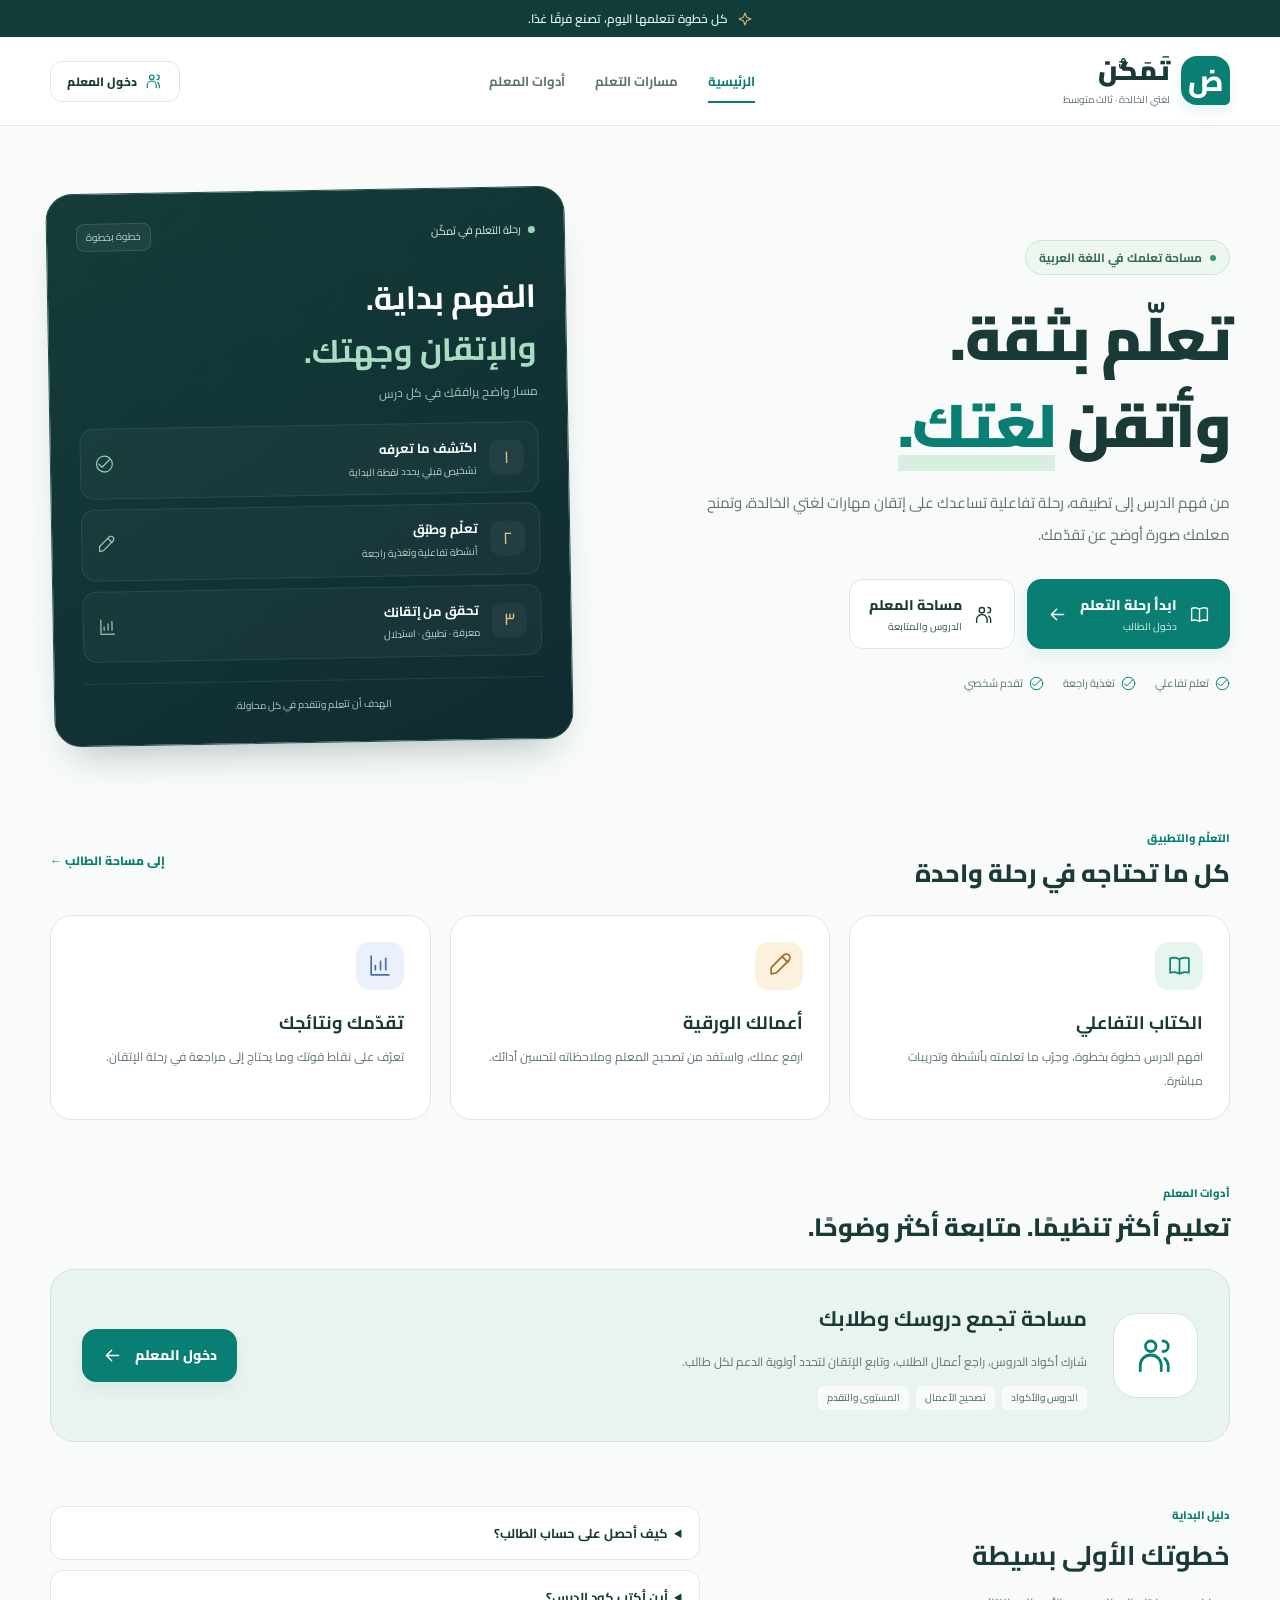
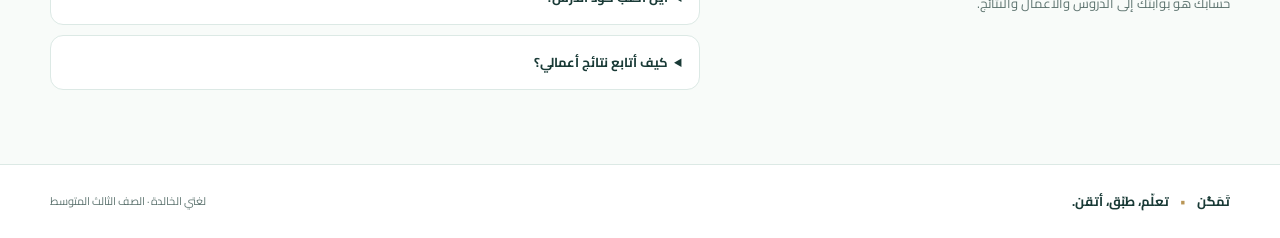
<file: index.html>
<!doctype html>
<html lang="ar" dir="rtl">
<head>
<meta charset="utf-8">
<meta name="viewport" content="width=device-width,initial-scale=1">
<meta name="theme-color" content="#087f72">
<meta name="description" content="تمكّن — منصة لغتي الخالدة للصف الثالث المتوسط. كتاب تفاعلي، تدريبات إتقان، وأعمال ورقية ومتابعة تقدم الطالب.">
<title>تعلّم بثقة، وأتقن لغتك | منصة تمكّن</title>
<link rel="stylesheet" href="portal.css">
<link rel="stylesheet" href="tamakkun-ui.css?v=20261009">
</head>
<body class="tk-public"><a class="tk-skip" href="#main-content">تجاوز إلى المحتوى</a><div class="tk-notice"><svg viewBox="0 0 24 24" fill="none" stroke="currentColor" stroke-width="1.6" stroke-linecap="round" stroke-linejoin="round" aria-hidden="true"><path d="m12 3 2.5 6.5L21 12l-6.5 2.5L12 21l-2.5-6.5L3 12l6.5-2.5L12 3Z"/></svg><span>كل خطوة تتعلمها اليوم، تصنع فرقًا غدًا.</span></div><header class="tk-header"><div class="tk-container tk-header-inner"><a class="tk-brand" href="index.html" aria-label="تمكّن — الرئيسية"><span class="tk-mark">ض</span><span><strong>تَمَكُّن</strong><small>لغتي الخالدة · ثالث متوسط</small></span></a><nav class="tk-nav" aria-label="التنقل الرئيسي"><a href="index.html" aria-current="page">الرئيسية</a><a href="index.html#learning">مسارات التعلم</a><a href="index.html#teachers">أدوات المعلم</a></nav><a class="tk-header-login" href="teacher.html"><svg viewBox="0 0 24 24" fill="none" stroke="currentColor" stroke-width="1.6" stroke-linecap="round" stroke-linejoin="round" aria-hidden="true"><circle cx="9" cy="7" r="3"/><path d="M3 21v-3a6 6 0 0 1 12 0v3M16 4a3 3 0 0 1 0 6m3 11v-3a6 6 0 0 0-2-4"/></svg>دخول المعلم</a></div></header><main id="main-content">
<section class="tk-container tk-landing-hero"><div class="tk-hero-copy"><span class="tk-kicker"><i></i> مساحة تعلمك في اللغة العربية</span><h1>تعلّم بثقة.<br>وأتقن <em>لغتك.</em></h1><p class="tk-lead">من فهم الدرس إلى تطبيقه، رحلة تفاعلية تساعدك على إتقان مهارات لغتي الخالدة، وتمنح معلمك صورة أوضح عن تقدّمك.</p><div class="tk-cta-row"><a class="tk-button" href="student.html"><svg viewBox="0 0 24 24" fill="none" stroke="currentColor" stroke-width="1.6" stroke-linecap="round" stroke-linejoin="round" aria-hidden="true"><path d="M12 6c-3-2-6-2-9-1v14c3-1 6-1 9 1 3-2 6-2 9-1V5c-3-1-6-1-9 1Zm0 0v14"/></svg><span>ابدأ رحلة التعلم<small>دخول الطالب</small></span><svg viewBox="0 0 24 24" fill="none" stroke="currentColor" stroke-width="1.6" stroke-linecap="round" stroke-linejoin="round" aria-hidden="true"><path d="M19 12H5m6-6-6 6 6 6"/></svg></a><a class="tk-button tk-button-light" href="teacher.html"><svg viewBox="0 0 24 24" fill="none" stroke="currentColor" stroke-width="1.6" stroke-linecap="round" stroke-linejoin="round" aria-hidden="true"><circle cx="9" cy="7" r="3"/><path d="M3 21v-3a6 6 0 0 1 12 0v3M16 4a3 3 0 0 1 0 6m3 11v-3a6 6 0 0 0-2-4"/></svg><span>مساحة المعلم<small>الدروس والمتابعة</small></span></a></div><div class="tk-promises"><span><svg viewBox="0 0 24 24" fill="none" stroke="currentColor" stroke-width="1.6" stroke-linecap="round" stroke-linejoin="round" aria-hidden="true"><path d="m5 12 4 4L19 6"/><circle cx="12" cy="12" r="10"/></svg>تعلم تفاعلي</span><span><svg viewBox="0 0 24 24" fill="none" stroke="currentColor" stroke-width="1.6" stroke-linecap="round" stroke-linejoin="round" aria-hidden="true"><path d="m5 12 4 4L19 6"/><circle cx="12" cy="12" r="10"/></svg>تغذية راجعة</span><span><svg viewBox="0 0 24 24" fill="none" stroke="currentColor" stroke-width="1.6" stroke-linecap="round" stroke-linejoin="round" aria-hidden="true"><path d="m5 12 4 4L19 6"/><circle cx="12" cy="12" r="10"/></svg>تقدم شخصي</span></div></div><div class="tk-journey-board"><div class="tk-board-head"><span class="tk-live-dot"></span>رحلة التعلم في تمكّن<span class="tk-board-tag">خطوة بخطوة</span></div><h2>الفهم بداية.<br><span>والإتقان وجهتك.</span></h2><p>مسار واضح يرافقك في كل درس</p><div class="tk-board-step"><span>١</span><div><strong>اكتشف ما تعرفه</strong><small>تشخيص قبلي يحدد نقطة البداية</small></div><svg viewBox="0 0 24 24" fill="none" stroke="currentColor" stroke-width="1.6" stroke-linecap="round" stroke-linejoin="round" aria-hidden="true"><path d="m5 12 4 4L19 6"/><circle cx="12" cy="12" r="10"/></svg></div><div class="tk-board-step"><span>٢</span><div><strong>تعلّم وطبّق</strong><small>أنشطة تفاعلية وتغذية راجعة</small></div><svg viewBox="0 0 24 24" fill="none" stroke="currentColor" stroke-width="1.6" stroke-linecap="round" stroke-linejoin="round" aria-hidden="true"><path d="m15 4 5 5M4 20l5-1L21 7a2 2 0 0 0-5-5L4 14v6Z"/></svg></div><div class="tk-board-step"><span>٣</span><div><strong>تحقق من إتقانك</strong><small>معرفة · تطبيق · استدلال</small></div><svg viewBox="0 0 24 24" fill="none" stroke="currentColor" stroke-width="1.6" stroke-linecap="round" stroke-linejoin="round" aria-hidden="true"><path d="M4 3v18h17M8 16v-4m5 4V8m5 8V5"/></svg></div><div class="tk-board-bottom">الهدف أن تتعلم وتتقدم في كل محاولة.</div></div></section>
<section class="tk-container tk-section" id="learning"><div class="tk-section-title"><div><span class="tk-eyebrow">التعلّم والتطبيق</span><h2>كل ما تحتاجه في رحلة واحدة</h2></div><a href="student.html">إلى مساحة الطالب ←</a></div><div class="tk-feature-grid"><article class="tk-feature"><span class="tk-icon mint"><svg viewBox="0 0 24 24" fill="none" stroke="currentColor" stroke-width="1.6" stroke-linecap="round" stroke-linejoin="round" aria-hidden="true"><path d="M12 6c-3-2-6-2-9-1v14c3-1 6-1 9 1 3-2 6-2 9-1V5c-3-1-6-1-9 1Zm0 0v14"/></svg></span><h3>الكتاب التفاعلي</h3><p>افهم الدرس خطوة بخطوة، وجرّب ما تعلمته بأنشطة وتدريبات مباشرة.</p></article><article class="tk-feature"><span class="tk-icon amber"><svg viewBox="0 0 24 24" fill="none" stroke="currentColor" stroke-width="1.6" stroke-linecap="round" stroke-linejoin="round" aria-hidden="true"><path d="m15 4 5 5M4 20l5-1L21 7a2 2 0 0 0-5-5L4 14v6Z"/></svg></span><h3>أعمالك الورقية</h3><p>ارفع عملك، واستفد من تصحيح المعلم وملاحظاته لتحسين أدائك.</p></article><article class="tk-feature"><span class="tk-icon blue"><svg viewBox="0 0 24 24" fill="none" stroke="currentColor" stroke-width="1.6" stroke-linecap="round" stroke-linejoin="round" aria-hidden="true"><path d="M4 3v18h17M8 16v-4m5 4V8m5 8V5"/></svg></span><h3>تقدّمك ونتائجك</h3><p>تعرّف على نقاط قوتك وما يحتاج إلى مراجعة في رحلة الإتقان.</p></article></div></section>
<section class="tk-container tk-section" id="teachers"><div class="tk-section-title"><div><span class="tk-eyebrow">أدوات المعلم</span><h2>تعليم أكثر تنظيمًا. متابعة أكثر وضوحًا.</h2></div></div><div class="tk-teacher-band"><span class="tk-teacher-symbol"><svg viewBox="0 0 24 24" fill="none" stroke="currentColor" stroke-width="1.6" stroke-linecap="round" stroke-linejoin="round" aria-hidden="true"><circle cx="9" cy="7" r="3"/><path d="M3 21v-3a6 6 0 0 1 12 0v3M16 4a3 3 0 0 1 0 6m3 11v-3a6 6 0 0 0-2-4"/></svg></span><div><h3>مساحة تجمع دروسك وطلابك</h3><p>شارك أكواد الدروس، راجع أعمال الطلاب، وتابع الإتقان لتحدد أولوية الدعم لكل طالب.</p><div class="tk-tags"><span>الدروس والأكواد</span><span>تصحيح الأعمال</span><span>المستوى والتقدم</span></div></div><a class="tk-button" href="teacher.html">دخول المعلم <svg viewBox="0 0 24 24" fill="none" stroke="currentColor" stroke-width="1.6" stroke-linecap="round" stroke-linejoin="round" aria-hidden="true"><path d="M19 12H5m6-6-6 6 6 6"/></svg></a></div></section>
<section class="tk-container tk-section tk-faq"><div><span class="tk-eyebrow">دليل البداية</span><h2>خطوتك الأولى بسيطة</h2><p>حسابك هو بوابتك إلى الدروس والأعمال والنتائج.</p></div><div><details><summary>كيف أحصل على حساب الطالب؟</summary><p>احصل على رمز الطالب والرقم السري من معلمك، ثم سجّل الدخول من بوابة الطالب.</p></details><details><summary>أين أكتب كود الدرس؟</summary><p>بعد تسجيل الدخول، ستجد خانة «أدخل كود الدرس» في الرئيسية. أدخل الكود الذي شاركه معلمك لفتح الرحلة.</p></details><details><summary>كيف أتابع نتائج أعمالي؟</summary><p>افتح «أعمالي الورقية» لمراجعة التصحيح، و«تقدمي ونتائجي» للاطلاع على مستوى إتقانك.</p></details></div></section></main><footer class="tk-footer"><div class="tk-container"><strong>تَمَكُّن <span>•</span> تعلّم، طبّق، أتقن.</strong><span>لغتي الخالدة · الصف الثالث المتوسط</span></div></footer></body></html>
</file>
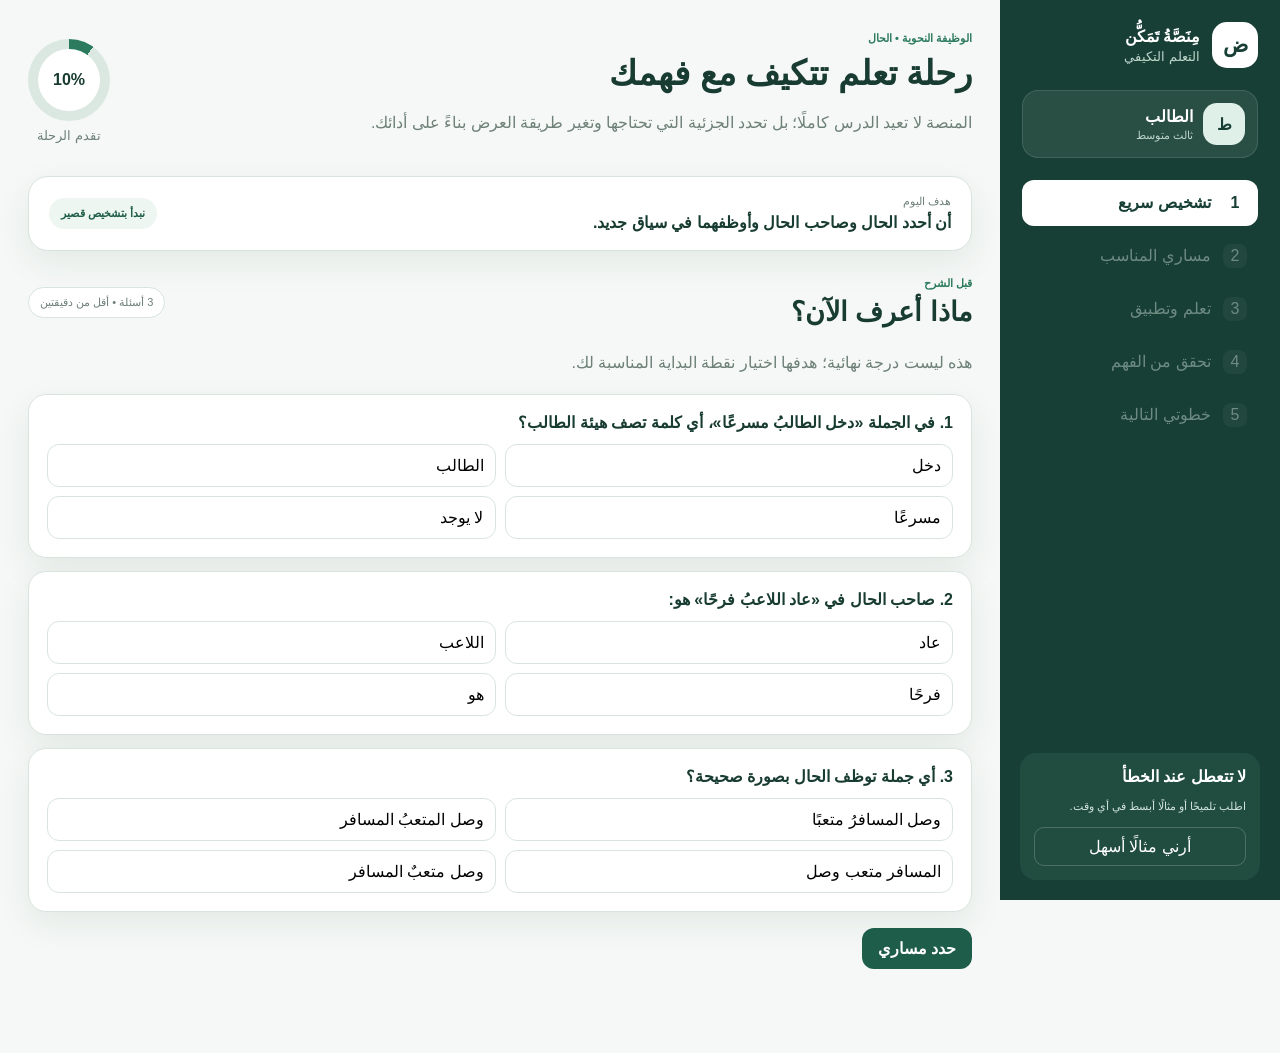
<file: adaptive-demo.html>
<!doctype html>
<html lang="ar" dir="rtl">
<head>
<meta charset="utf-8">
<meta name="viewport" content="width=device-width,initial-scale=1">
<meta name="theme-color" content="#173f35">
<title>نموذج التعلم التكيفي | مِنَصَّةُ تَمَكُّن</title>
<link rel="stylesheet" href="adaptive-demo.css">
</head>
<body>
<div class="demo-shell">
  <aside class="demo-side">
    <div class="brand"><div class="brand-mark">ض</div><div><strong>مِنَصَّةُ تَمَكُّن</strong><small>التعلم التكيفي</small></div></div>
    <div class="student-mini"><div class="avatar">ط</div><div><b>الطالب</b><span>ثالث متوسط</span></div></div>
    <nav class="step-nav" id="stepNav">
      <button class="active" data-step="diagnostic"><span>1</span> تشخيص سريع</button>
      <button class="locked" data-step="path"><span>2</span> مساري المناسب</button>
      <button class="locked" data-step="practice"><span>3</span> تعلم وتطبيق</button>
      <button class="locked" data-step="mastery"><span>4</span> تحقق من الفهم</button>
      <button class="locked" data-step="next"><span>5</span> خطوتي التالية</button>
    </nav>
    <div class="help-box"><b>لا تتعطل عند الخطأ</b><p>اطلب تلميحًا أو مثالًا أبسط في أي وقت.</p><button id="helpBtn">أرني مثالًا أسهل</button></div>
  </aside>

  <main class="demo-main">
    <header class="demo-top">
      <div><span class="eyebrow">الوظيفة النحوية • الحال</span><h1>رحلة تعلم تتكيف مع فهمك</h1><p>المنصة لا تعيد الدرس كاملًا؛ بل تحدد الجزئية التي تحتاجها وتغير طريقة العرض بناءً على أدائك.</p></div>
      <div class="progress-card"><div class="progress-ring" id="progressRing"><span id="progressValue">10%</span></div><small>تقدم الرحلة</small></div>
    </header>

    <section class="learning-banner">
      <div><span>هدف اليوم</span><strong>أن أحدد الحال وصاحب الحال وأوظفهما في سياق جديد.</strong></div>
      <div class="status" id="adaptiveStatus">نبدأ بتشخيص قصير</div>
    </section>

    <section class="step-panel active" id="step-diagnostic">
      <div class="section-head"><div><span class="eyebrow">قبل الشرح</span><h2>ماذا أعرف الآن؟</h2></div><span class="time-chip">3 أسئلة • أقل من دقيقتين</span></div>
      <p class="lead">هذه ليست درجة نهائية؛ هدفها اختيار نقطة البداية المناسبة لك.</p>
      <div id="diagnosticQuestions" class="question-stack"></div>
      <button class="primary" id="finishDiagnostic">حدد مساري</button>
      <p id="diagnosticMessage" class="message"></p>
    </section>

    <section class="step-panel" id="step-path"><div id="pathResult"></div></section>
    <section class="step-panel" id="step-practice"><div id="practiceContent"></div></section>

    <section class="step-panel" id="step-mastery">
      <div class="section-head"><div><span class="eyebrow">تحقق من الفهم</span><h2>هل أصبحت جاهزًا؟</h2></div><span class="time-chip">سؤال استدلال</span></div>
      <div class="mastery-card">
        <p>اختر الإجابة الأدق:</p>
        <h3>في الجملة: «عادَ المسافرُ مسرورًا»، لماذا تعد «مسرورًا» حالًا؟</h3>
        <div class="choice-grid" id="masteryChoices">
          <button data-correct="0">لأنها تدل على زمن العودة.</button>
          <button data-correct="1">لأنها تبين هيئة المسافر وقت العودة.</button>
          <button data-correct="0">لأنها اسم معرفة مرفوع.</button>
          <button data-correct="0">لأنها فاعل للفعل عاد.</button>
        </div>
        <div id="masteryFeedback" class="feedback"></div>
      </div>
    </section>

    <section class="step-panel" id="step-next"><div id="nextContent"></div></section>
  </main>
</div>

<div class="support-modal" id="supportModal" aria-hidden="true">
  <div class="support-dialog">
    <button class="close" id="closeSupport">×</button>
    <span class="eyebrow">مثال أبسط</span>
    <h3>دخلَ خالدٌ مسرعًا.</h3>
    <p><b>اسأل:</b> كيف دخل خالد؟</p>
    <p>الإجابة: <strong>مسرعًا</strong>. إذن «مسرعًا» تصف هيئة خالد وقت الدخول، فهي حال.</p>
    <button class="primary" id="supportDone">فهمت المثال</button>
  </div>
</div>

<script src="adaptive-demo.js"></script>
</body>
</html>
</file>
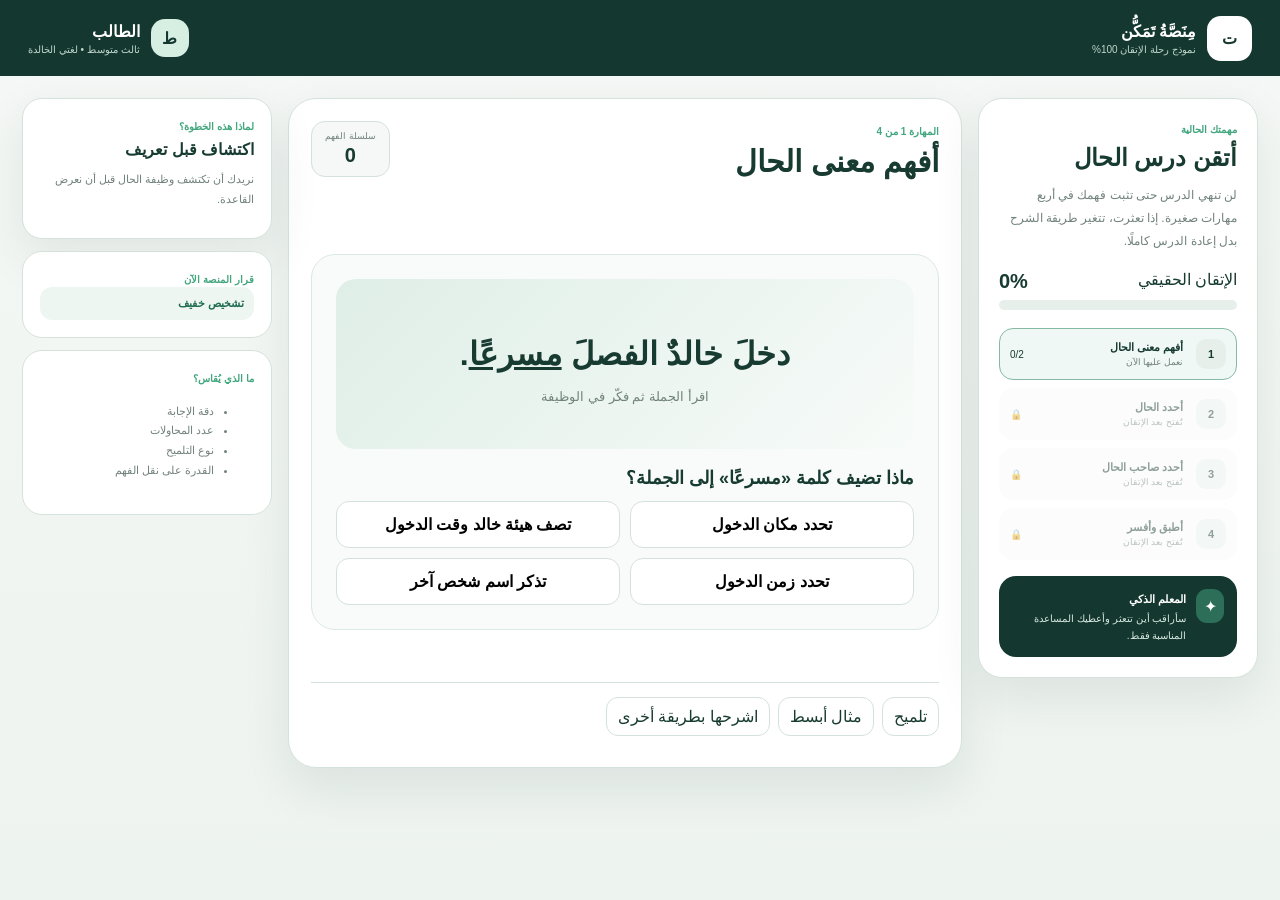
<file: mastery-prototype.html>
<!doctype html>
<html lang="ar" dir="rtl">
<head>
<meta charset="utf-8">
<meta name="viewport" content="width=device-width,initial-scale=1">
<meta name="theme-color" content="#132f29">
<title>نموذج الإتقان 100% | مِنَصَّةُ تَمَكُّن</title>
<link rel="stylesheet" href="mastery-prototype.css">
</head>
<body>
<div class="shell">
  <header class="topbar">
    <div class="brand">
      <div class="mark">ت</div>
      <div><strong>مِنَصَّةُ تَمَكُّن</strong><small>نموذج رحلة الإتقان 100%</small></div>
    </div>
    <div class="student">
      <div class="avatar">ط</div>
      <div><b>الطالب</b><small>ثالث متوسط • لغتي الخالدة</small></div>
    </div>
  </header>

  <main class="workspace">
    <aside class="mission-panel">
      <span class="eyebrow">مهمتك الحالية</span>
      <h1>أتقن درس الحال</h1>
      <p>لن تنهي الدرس حتى تثبت فهمك في أربع مهارات صغيرة. إذا تعثرت، تتغير طريقة الشرح بدل إعادة الدرس كاملًا.</p>

      <div class="mastery-meter">
        <div class="meter-head"><span>الإتقان الحقيقي</span><strong id="overallMastery">0%</strong></div>
        <div class="meter"><span id="overallBar"></span></div>
      </div>

      <div id="skillMap" class="skill-map"></div>

      <div class="coach-card">
        <div class="coach-icon">✦</div>
        <div><b>المعلم الذكي</b><p id="coachText">سأراقب أين تتعثر وأعطيك المساعدة المناسبة فقط.</p></div>
      </div>
    </aside>

    <section class="experience">
      <div class="experience-head">
        <div>
          <span class="eyebrow" id="stageEyebrow">ابدأ بالاكتشاف</span>
          <h2 id="stageTitle">كيف نعرف الحال؟</h2>
        </div>
        <div class="streak"><span>سلسلة الفهم</span><b id="streakValue">0</b></div>
      </div>

      <div id="scene" class="scene"></div>

      <div class="support-strip">
        <button id="hintBtn" class="ghost">تلميح</button>
        <button id="simplifyBtn" class="ghost">مثال أبسط</button>
        <button id="explainBtn" class="ghost">اشرحها بطريقة أخرى</button>
      </div>
    </section>

    <aside class="insight-panel">
      <div class="insight-card">
        <span class="eyebrow">لماذا هذه الخطوة؟</span>
        <h3 id="whyTitle">نبني الفكرة قبل القاعدة</h3>
        <p id="whyText">نبدأ بموقف قصير حتى تكتشف وظيفة الحال بنفسك.</p>
      </div>

      <div class="insight-card compact">
        <span class="eyebrow">قرار المنصة الآن</span>
        <div class="decision" id="decisionText">تشخيص خفيف</div>
      </div>

      <div class="insight-card compact">
        <span class="eyebrow">ما الذي يُقاس؟</span>
        <ul id="evidenceList">
          <li>دقة الإجابة</li>
          <li>عدد المحاولات</li>
          <li>نوع التلميح</li>
          <li>القدرة على نقل الفهم</li>
        </ul>
      </div>
    </aside>
  </main>
</div>

<div id="rewardLayer" class="reward-layer" aria-hidden="true">
  <div class="reward-card">
    <div class="reward-badge">✓</div>
    <span class="eyebrow">تم فتح المهارة</span>
    <h2 id="rewardTitle">أحسنت</h2>
    <p id="rewardText"></p>
    <button id="rewardContinue">أكمل الرحلة</button>
  </div>
</div>

<script src="mastery-prototype.js"></script>
</body>
</html>
</file>
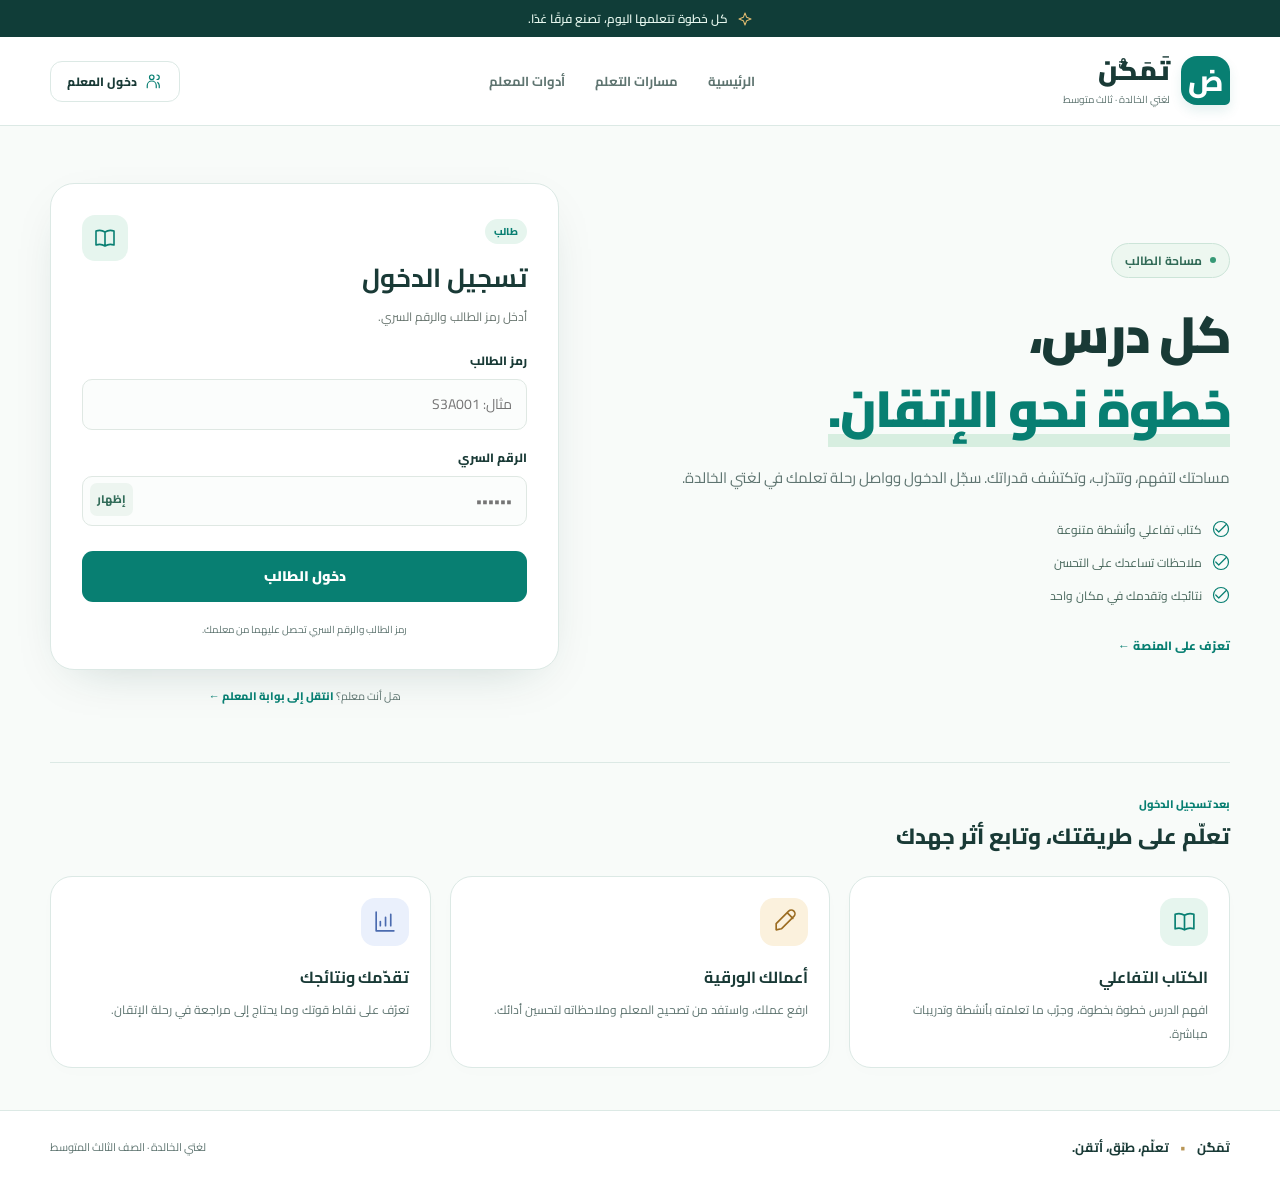
<file: student-app.html>
<!doctype html>
<html lang="ar" dir="rtl">
<head>
<meta charset="utf-8">
<meta name="viewport" content="width=device-width,initial-scale=1">
<meta name="theme-color" content="#183c31">
<title>مساحة الطالب | مِنَصَّةُ تَمَكُّن</title>
<link rel="stylesheet" href="styles.css">
<link rel="stylesheet" href="book-course.css">
<link rel="stylesheet" href="tamakkun-ui.css?v=20261009">
</head>
<body class="tk-workspace">
<a class="tk-skip" href="#main-content">تجاوز إلى المحتوى</a><div class="app-shell">
  <aside class="sidebar" id="sidebar">
    <div class="brand"><div class="brand-mark">ض</div><div><h1>مِنَصَّةُ تَمَكُّن</h1><p>لغتي الخالدة • ثالث متوسط</p></div></div>
    <div class="student-card"><div class="avatar">ط</div><div><strong id="studentName">الطالب التجريبي</strong><small>ثالث متوسط</small></div><span class="score" id="overallScore">—</span></div>
    <nav>
      <button class="nav-item active" data-view="home">الرئيسية</button>
      <button class="nav-item" data-view="book">كتابي التفاعلي</button>
      <button class="nav-item" data-view="journey">رحلة الدرس</button>
      <button class="nav-item" data-view="papers">أعمالي الورقية</button>
      <button class="nav-item" data-view="portfolio">ملف إنجازي</button>
      <button class="nav-item" data-view="learning">تفضيلات تعلمي</button>
      <button class="nav-item" data-view="results">تقدمي ونتائجي</button>
    </nav>
    <div class="side-note"><strong>رحلة الإتقان</strong><p>اكتشف • افهم • طبّق • أتقن • عالج ما تحتاجه.</p></div>
  </aside>

  <main class="main" id="main-content">
    <header class="topbar">
      <button class="menu-btn" id="menuBtn" aria-label="فتح قائمة الطالب" aria-controls="sidebar" aria-expanded="false">☰</button>
      <div><span class="eyebrow">تعلّم • طبّق • أتقن</span><h2 id="pageTitle">مرحبًا بك في لغتي</h2></div>
      <div class="top-actions"><span class="streak">رحلتك محفوظة في حسابك</span><a class="ghost" href="#" id="logoutBtn">خروج</a></div>
    </header>

    <section id="home" class="view active-view">
      <div class="hero">
        <div><span class="pill">الكتاب الآن تفاعلي</span><h3>لغتك أقوى،<br>مع كل خطوة تتعلمها.</h3><p>افتح كتابك التفاعلي لتتعلم عبر التشخيص، التصنيف، الترتيب، بناء الجمل، التسجيل، والتغذية الراجعة الفورية.</p><button class="primary" type="button" id="openBookFromHome">فتح كتابي التفاعلي</button></div>
        <div class="progress-ring"><div class="ring" id="homeRing"><span id="homeRingText">0%</span></div><small>متوسط الإتقان</small></div>
      </div>

      <div class="tk-section-title tk-workspace-title"><div><span class="tk-eyebrow">مساحتك التعليمية</span><h2>ماذا تريد أن تتعلّم اليوم؟</h2></div></div><div class="tk-quick-grid"><button type="button" class="tk-quick-card" data-tk-view="book"><span class="tk-icon mint"><svg viewBox="0 0 24 24" fill="none" stroke="currentColor" stroke-width="1.6" stroke-linecap="round" stroke-linejoin="round" aria-hidden="true"><path d="M12 6c-3-2-6-2-9-1v14c3-1 6-1 9 1 3-2 6-2 9-1V5c-3-1-6-1-9 1Zm0 0v14"/></svg></span><strong>كتابي التفاعلي</strong><small>الوحدات والدروس والأنشطة</small><span class="tk-quick-arrow">←</span></button><button type="button" class="tk-quick-card" data-tk-view="papers"><span class="tk-icon amber"><svg viewBox="0 0 24 24" fill="none" stroke="currentColor" stroke-width="1.6" stroke-linecap="round" stroke-linejoin="round" aria-hidden="true"><path d="m15 4 5 5M4 20l5-1L21 7a2 2 0 0 0-5-5L4 14v6Z"/></svg></span><strong>أعمالي الورقية</strong><small>رفع الأعمال ومراجعة التصحيح</small><span class="tk-quick-arrow">←</span></button><button type="button" class="tk-quick-card" data-tk-view="portfolio"><span class="tk-icon blue"><svg viewBox="0 0 24 24" fill="none" stroke="currentColor" stroke-width="1.6" stroke-linecap="round" stroke-linejoin="round" aria-hidden="true"><path d="M3 7V4h7l3 3h8v13H3V7Z"/></svg></span><strong>ملف إنجازي</strong><small>أعمالي وشواهد تقدمي</small><span class="tk-quick-arrow">←</span></button><button type="button" class="tk-quick-card" data-tk-view="results"><span class="tk-icon rose"><svg viewBox="0 0 24 24" fill="none" stroke="currentColor" stroke-width="1.6" stroke-linecap="round" stroke-linejoin="round" aria-hidden="true"><path d="M4 3v18h17M8 16v-4m5 4V8m5 8V5"/></svg></span><strong>تقدمي ونتائجي</strong><small>مستوى الإتقان وأولوية المراجعة</small><span class="tk-quick-arrow">←</span></button></div><div class="code-launch card">
        <div class="card-title"><span>⌁</span><div><small>كود أو QR</small><h3>أدخل كود الدرس</h3></div></div>
        <form id="lessonCodeForm" class="code-form">
          <input id="lessonCodeInput" autocomplete="off" placeholder="مثال: HAL-01" required>
          <button class="primary" type="submit">فتح الرحلة</button>
        </form>
        <div class="demo-codes">للتجربة الآن: <button data-demo-code="HAL-01">HAL-01 الحال</button><button data-demo-code="FAEL-01">FAEL-01 اسم الفاعل</button></div>
        <p class="inline-feedback" id="codeFeedback"></p>
      </div>

      <div class="stats-grid">
        <article><span>دروس بدأت بها</span><strong id="statStarted">0</strong><small>من رحلاتك</small></article>
        <article><span>دروس متقنة</span><strong id="statMastered">0</strong><small>80% فأعلى</small></article>
        <article><span>أعمال ورقية</span><strong id="statPapers">0</strong><small>مرفوعة للمعلم</small></article>
        <article><span>تحتاج مراجعة</span><strong id="statReview">0</strong><small>مسارات علاجية</small></article>
      </div>

      <div class="section-head"><div><span class="eyebrow">كيف تعمل المنصة؟</span><h3>من البداية إلى الإتقان</h3></div></div>
      <div class="path-grid">
        <article class="path-card"><span>1</span><div><strong>ماذا أعرف؟</strong><small>تشخيص قبلي سريع</small></div></article>
        <article class="path-card"><span>2</span><div><strong>اكتشف وتفاعل</strong><small>لمس واختيار ومقارنة</small></div></article>
        <article class="path-card"><span>3</span><div><strong>معرفة • تطبيق • استدلال</strong><small>قياس منفصل لكل مستوى</small></div></article>
        <article class="path-card"><span>4</span><div><strong>علاج أو إثراء</strong><small>بحسب حاجتك الفعلية</small></div></article>
      </div>
    </section>

    <section id="book" class="view">
      <div class="section-head"><div><span class="eyebrow">الكتاب يتحول إلى تجربة</span><h3>كتابي التفاعلي</h3><p>اختر الوحدة ثم الدرس. كل درس يمر بتشخيص قصير، نشاط تفاعلي، تحقق من الإتقان، ثم دعم أو تحدٍ حسب أدائك.</p></div><span class="filter-chip" id="bookProgressChip">0 / 0 مكتمل</span></div>
      <div class="book-toolbar">
        <div class="book-search"><input id="bookSearch" type="search" placeholder="ابحث عن درس أو مهارة..."></div>
        <div id="bookUnitTabs" class="book-unit-tabs"></div>
      </div>
      <div id="bookCatalog" class="book-catalog"></div>
      <div id="bookPlayer" class="book-player" hidden></div>
    </section>

    <section id="journey" class="view">
      <div id="journeyEmpty" class="empty-state">
        <strong>لم تفتح درسًا بعد</strong><p>اذهب إلى الرئيسية وأدخل كود الدرس الذي أرسله المعلم.</p>
        <button class="primary" onclick="switchView('home')">إدخال كود</button>
      </div>
      <div id="lessonJourney" hidden></div>
    </section>

    <section id="papers" class="view">
      <div class="section-head"><div><span class="eyebrow">شواهد التعلم</span><h3>أعمالي الورقية</h3></div></div>
      <div class="paper-layout">
        <form class="card paper-upload" id="paperUploadForm">
          <div class="card-title"><span>＋</span><div><small>صوّر عملك</small><h3>رفع عمل ورقي</h3></div></div>
          <label>الدرس<select id="paperLesson" required><option value="">اختر الدرس</option><option value="HAL-01">الحال</option><option value="FAEL-01">اسم الفاعل</option></select></label>
          <label>نوع العمل<select id="paperType"><option>ورقة عمل</option><option>كتابة</option><option>خط</option><option>تلخيص</option><option>خريطة مفاهيم</option><option>نشاط آخر</option></select></label>
          <label class="upload-box">صورة العمل<input id="paperFile" type="file" accept="image/*" capture="environment" required><span>التقط صورة أو اخترها من الجهاز</span></label>
          <div id="paperPreview" class="paper-preview"></div>
          <button class="primary" type="submit">إرسال للمعلم</button>
          <p class="inline-feedback" id="paperFeedback"></p>
        </form>
        <div class="card">
          <div class="card-title"><span>✓</span><div><small>المتابعة</small><h3>حالة أعمالي</h3></div></div>
          <div id="mySubmissions" class="submission-list"></div>
        </div>
      </div>
    </section>

    <section id="portfolio" class="view">
      <div class="section-head"><div><span class="eyebrow">ملفي الشخصي في المادة</span><h3>ملف إنجازي</h3></div><span class="filter-chip">أعمال مختارة على مدار الفصل</span></div>
      <div class="portfolio-layout">
        <form class="card portfolio-form" id="portfolioForm">
          <div class="card-title"><span>★</span><div><small>أضف شاهدًا جديدًا</small><h3>إضافة عمل إلى ملف الإنجاز</h3></div></div>
          <label>عنوان العمل<input id="portfolioTitle" placeholder="مثال: خريطة مفاهيم درس الحال" required></label>
          <label>نوع الإنجاز<select id="portfolioCategory"><option>ورقة عمل</option><option>كتابة</option><option>خط</option><option>خريطة مفاهيم</option><option>مشروع</option><option>مهمة أدائية</option><option>إنجاز آخر</option></select></label>
          <label>ماذا تعلمت من هذا العمل؟<textarea id="portfolioReflection" placeholder="اكتب جملة قصيرة تصف ما تعلمته أو ما تحسن لديك."></textarea></label>
          <label class="upload-box">صورة العمل<input id="portfolioFile" type="file" accept="image/*" capture="environment" required><span>التقط صورة أو اختر صورة واضحة للعمل</span></label>
          <div id="portfolioPreview" class="paper-preview"></div>
          <button class="primary" type="submit">إضافة إلى ملف إنجازي</button>
          <p class="inline-feedback" id="portfolioFeedback"></p>
        </form>
        <div class="card">
          <div class="card-title"><span>▦</span><div><small>أعمالي المختارة</small><h3>محتويات ملف الإنجاز</h3></div></div>
          <div id="myPortfolio" class="portfolio-grid"></div>
        </div>
      </div>
    </section>

    <section id="learning" class="view">
      <div class="section-head"><div><span class="eyebrow">كيف أتعلم بصورة أفضل؟</span><h3>تفضيلات تعلمي</h3></div></div>
      <div class="learning-note">هذا القسم لا يضعك في «نمط ثابت»، بل يرصد الطرق التي تفضلها حاليًا كي تساعد المنصة والمعلم على تنويع الشرح والأنشطة.</div>
      <form class="card" id="learningForm">
        <div class="card-title"><span>◎</span><div><small>استبانة قصيرة</small><h3>اختر ما يناسبك أكثر</h3></div></div>
        <div id="learningAssessment" class="learning-assessment"></div>
        <button class="primary" type="submit">حفظ تفضيلاتي</button>
      </form>
      <div id="learningResult" class="learning-result"></div>
    </section>

    <section id="results" class="view">
      <div class="section-head"><div><span class="eyebrow">تقدمي في المادة</span><h3>مستواي وما الذي أحتاجه؟</h3></div></div>
      <div id="studentProgressSummary" class="student-progress-summary"></div>
      <div id="resultsList" class="results-list"></div>
    </section>
  </main>
</div>
<div class="toast" id="toast"></div>
<script src="api.js"></script>
<script src="platform-data.js"></script>
<script src="book-course-data.js"></script>
<script src="student-app.js"></script>
<script src="book-course.js"></script>
<script src="tamakkun-ui.js?v=20261009"></script>
</body>
</html>
</file>
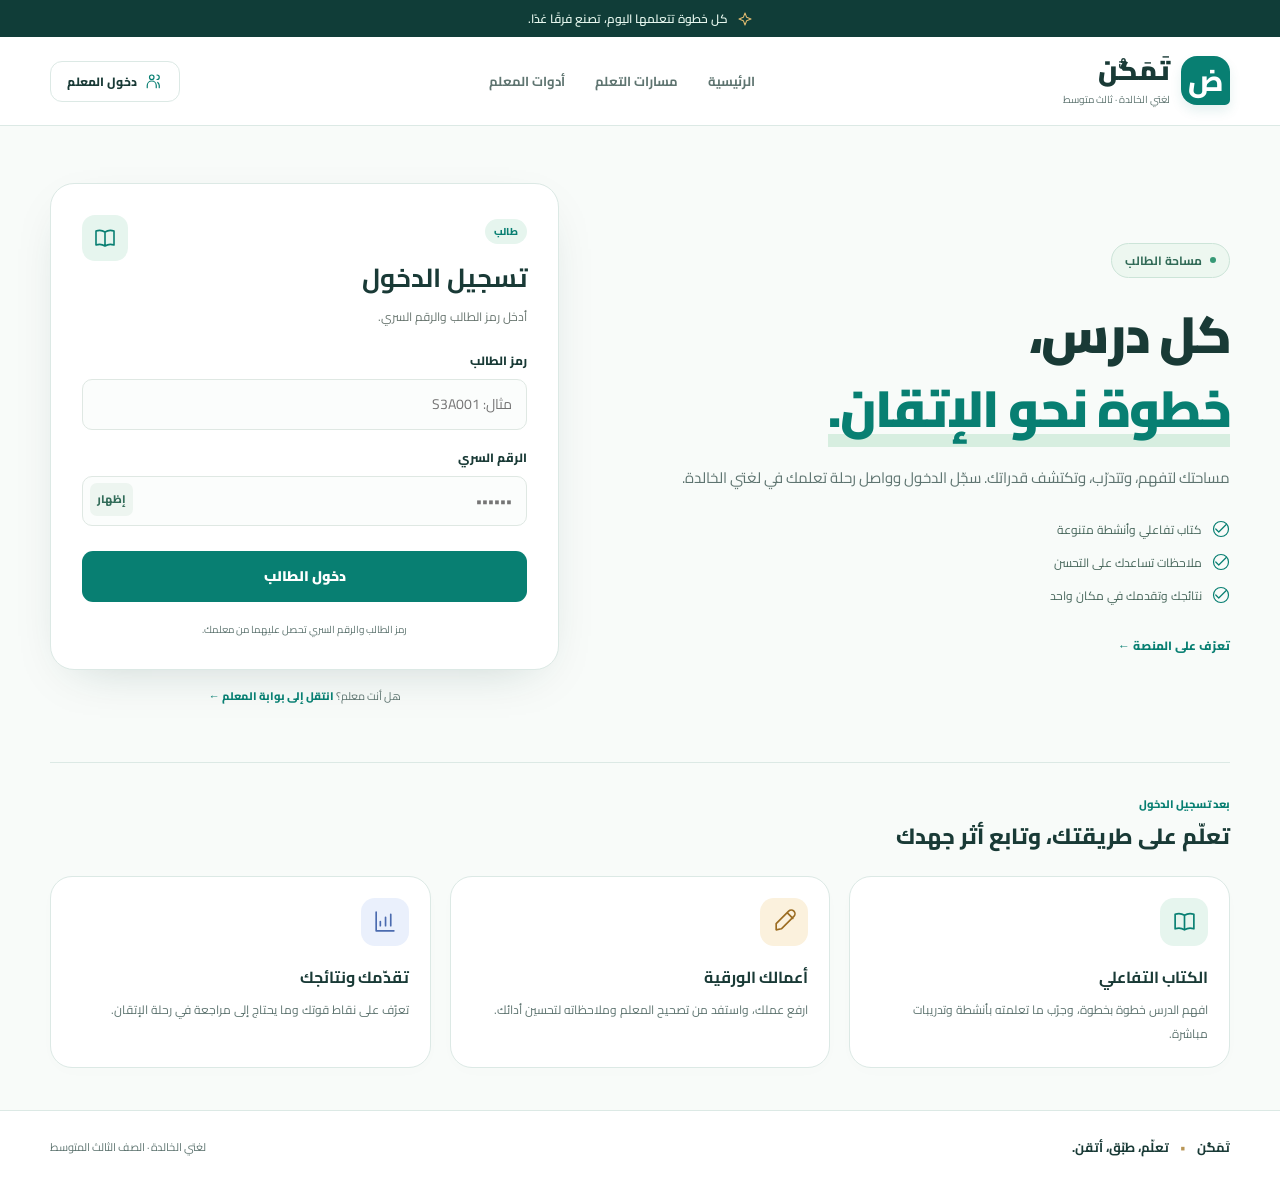
<file: student.html>
<!doctype html>
<html lang="ar" dir="rtl">
<head>
<meta charset="utf-8">
<meta name="viewport" content="width=device-width,initial-scale=1">
<meta name="theme-color" content="#087f72">
<meta name="description" content="تمكّن — منصة لغتي الخالدة للصف الثالث المتوسط. كتاب تفاعلي، تدريبات إتقان، وأعمال ورقية ومتابعة تقدم الطالب.">
<title>دخول الطالب | منصة تمكّن</title>
<link rel="stylesheet" href="portal.css">
<link rel="stylesheet" href="tamakkun-ui.css?v=20261009">
</head>
<body class="tk-public tk-auth-page"><a class="tk-skip" href="#main-content">تجاوز إلى المحتوى</a><div class="tk-notice"><svg viewBox="0 0 24 24" fill="none" stroke="currentColor" stroke-width="1.6" stroke-linecap="round" stroke-linejoin="round" aria-hidden="true"><path d="m12 3 2.5 6.5L21 12l-6.5 2.5L12 21l-2.5-6.5L3 12l6.5-2.5L12 3Z"/></svg><span>كل خطوة تتعلمها اليوم، تصنع فرقًا غدًا.</span></div><header class="tk-header"><div class="tk-container tk-header-inner"><a class="tk-brand" href="index.html" aria-label="تمكّن — الرئيسية"><span class="tk-mark">ض</span><span><strong>تَمَكُّن</strong><small>لغتي الخالدة · ثالث متوسط</small></span></a><nav class="tk-nav" aria-label="التنقل الرئيسي"><a href="index.html" >الرئيسية</a><a href="index.html#learning">مسارات التعلم</a><a href="index.html#teachers">أدوات المعلم</a></nav><a class="tk-header-login" href="teacher.html"><svg viewBox="0 0 24 24" fill="none" stroke="currentColor" stroke-width="1.6" stroke-linecap="round" stroke-linejoin="round" aria-hidden="true"><circle cx="9" cy="7" r="3"/><path d="M3 21v-3a6 6 0 0 1 12 0v3M16 4a3 3 0 0 1 0 6m3 11v-3a6 6 0 0 0-2-4"/></svg>دخول المعلم</a></div></header><main id="main-content"><section class="tk-container tk-auth-grid"><div class="tk-hero-copy"><span class="tk-kicker"><i></i>مساحة الطالب</span><h1>كل درس،<br><em>خطوة نحو الإتقان.</em></h1><p class="tk-lead">مساحتك لتفهم، وتتدرّب، وتكتشف قدراتك. سجّل الدخول وواصل رحلة تعلمك في لغتي الخالدة.</p><ul class="tk-benefits"><li><svg viewBox="0 0 24 24" fill="none" stroke="currentColor" stroke-width="1.6" stroke-linecap="round" stroke-linejoin="round" aria-hidden="true"><path d="m5 12 4 4L19 6"/><circle cx="12" cy="12" r="10"/></svg>كتاب تفاعلي وأنشطة متنوعة</li><li><svg viewBox="0 0 24 24" fill="none" stroke="currentColor" stroke-width="1.6" stroke-linecap="round" stroke-linejoin="round" aria-hidden="true"><path d="m5 12 4 4L19 6"/><circle cx="12" cy="12" r="10"/></svg>ملاحظات تساعدك على التحسن</li><li><svg viewBox="0 0 24 24" fill="none" stroke="currentColor" stroke-width="1.6" stroke-linecap="round" stroke-linejoin="round" aria-hidden="true"><path d="m5 12 4 4L19 6"/><circle cx="12" cy="12" r="10"/></svg>نتائجك وتقدمك في مكان واحد</li></ul><a class="tk-text-link" href="index.html">تعرّف على المنصة ←</a></div><div class="tk-form-column"><form class="auth-card" id="studentLoginForm">
      <div class="auth-title"><div class="tk-form-icon"><svg viewBox="0 0 24 24" fill="none" stroke="currentColor" stroke-width="1.6" stroke-linecap="round" stroke-linejoin="round" aria-hidden="true"><path d="M12 6c-3-2-6-2-9-1v14c3-1 6-1 9 1 3-2 6-2 9-1V5c-3-1-6-1-9 1Zm0 0v14"/></svg></div><span>طالب</span><h2>تسجيل الدخول</h2><p>أدخل رمز الطالب والرقم السري.</p></div>
      <label><span>رمز الطالب</span><input id="studentCode" autocomplete="username" placeholder="مثال: S3A001" required></label>
      <label><span>الرقم السري</span><span class="tk-password-wrap"><input id="studentPassword" type="password" autocomplete="current-password" inputmode="numeric" placeholder="••••••" required><button class="tk-password-toggle" type="button" aria-controls="studentPassword" aria-pressed="false">إظهار</button></span></label>
      <button class="auth-submit" type="submit">دخول الطالب</button>
      <div class="auth-message" id="studentMessage" aria-live="polite"></div>

    <p class="tk-login-help">رمز الطالب والرقم السري تحصل عليهما من معلمك.</p></form><p class="tk-switch-role">هل أنت معلم؟ <a href="teacher.html">انتقل إلى بوابة المعلم ←</a></p></div></section><section class="tk-container tk-section tk-auth-features"><div class="tk-section-title"><div><span class="tk-eyebrow">بعد تسجيل الدخول</span><h2>تعلّم على طريقتك، وتابع أثر جهدك</h2></div></div><div class="tk-feature-grid"><article class="tk-feature"><span class="tk-icon mint"><svg viewBox="0 0 24 24" fill="none" stroke="currentColor" stroke-width="1.6" stroke-linecap="round" stroke-linejoin="round" aria-hidden="true"><path d="M12 6c-3-2-6-2-9-1v14c3-1 6-1 9 1 3-2 6-2 9-1V5c-3-1-6-1-9 1Zm0 0v14"/></svg></span><h3>الكتاب التفاعلي</h3><p>افهم الدرس خطوة بخطوة، وجرّب ما تعلمته بأنشطة وتدريبات مباشرة.</p></article><article class="tk-feature"><span class="tk-icon amber"><svg viewBox="0 0 24 24" fill="none" stroke="currentColor" stroke-width="1.6" stroke-linecap="round" stroke-linejoin="round" aria-hidden="true"><path d="m15 4 5 5M4 20l5-1L21 7a2 2 0 0 0-5-5L4 14v6Z"/></svg></span><h3>أعمالك الورقية</h3><p>ارفع عملك، واستفد من تصحيح المعلم وملاحظاته لتحسين أدائك.</p></article><article class="tk-feature"><span class="tk-icon blue"><svg viewBox="0 0 24 24" fill="none" stroke="currentColor" stroke-width="1.6" stroke-linecap="round" stroke-linejoin="round" aria-hidden="true"><path d="M4 3v18h17M8 16v-4m5 4V8m5 8V5"/></svg></span><h3>تقدّمك ونتائجك</h3><p>تعرّف على نقاط قوتك وما يحتاج إلى مراجعة في رحلة الإتقان.</p></article></div></section></main><footer class="tk-footer"><div class="tk-container"><strong>تَمَكُّن <span>•</span> تعلّم، طبّق، أتقن.</strong><span>لغتي الخالدة · الصف الثالث المتوسط</span></div></footer><script src="api.js"></script>
<script>
document.getElementById('studentLoginForm').addEventListener('submit',async function(e){
  e.preventDefault();
  const box=document.getElementById('studentMessage');
  const btn=this.querySelector('button[type="submit"]');
  box.className='auth-message show';box.textContent='جارٍ التحقق من الحساب...';btn.disabled=true;
  try{
    const data=await TamakkunAPI.login(
      document.getElementById('studentCode').value,
      document.getElementById('studentPassword').value
    );
    if(data.user.role!=='student'){TamakkunAPI.clearSession();throw new Error('not_student')}
    location.href='student-app.html';
  }catch(err){
    box.textContent='تعذر تسجيل الدخول. تأكد من رمز الطالب والرقم السري.';
    btn.disabled=false;
  }
});
</script>
<script src="tamakkun-ui.js?v=20261009"></script></body></html>
</file>
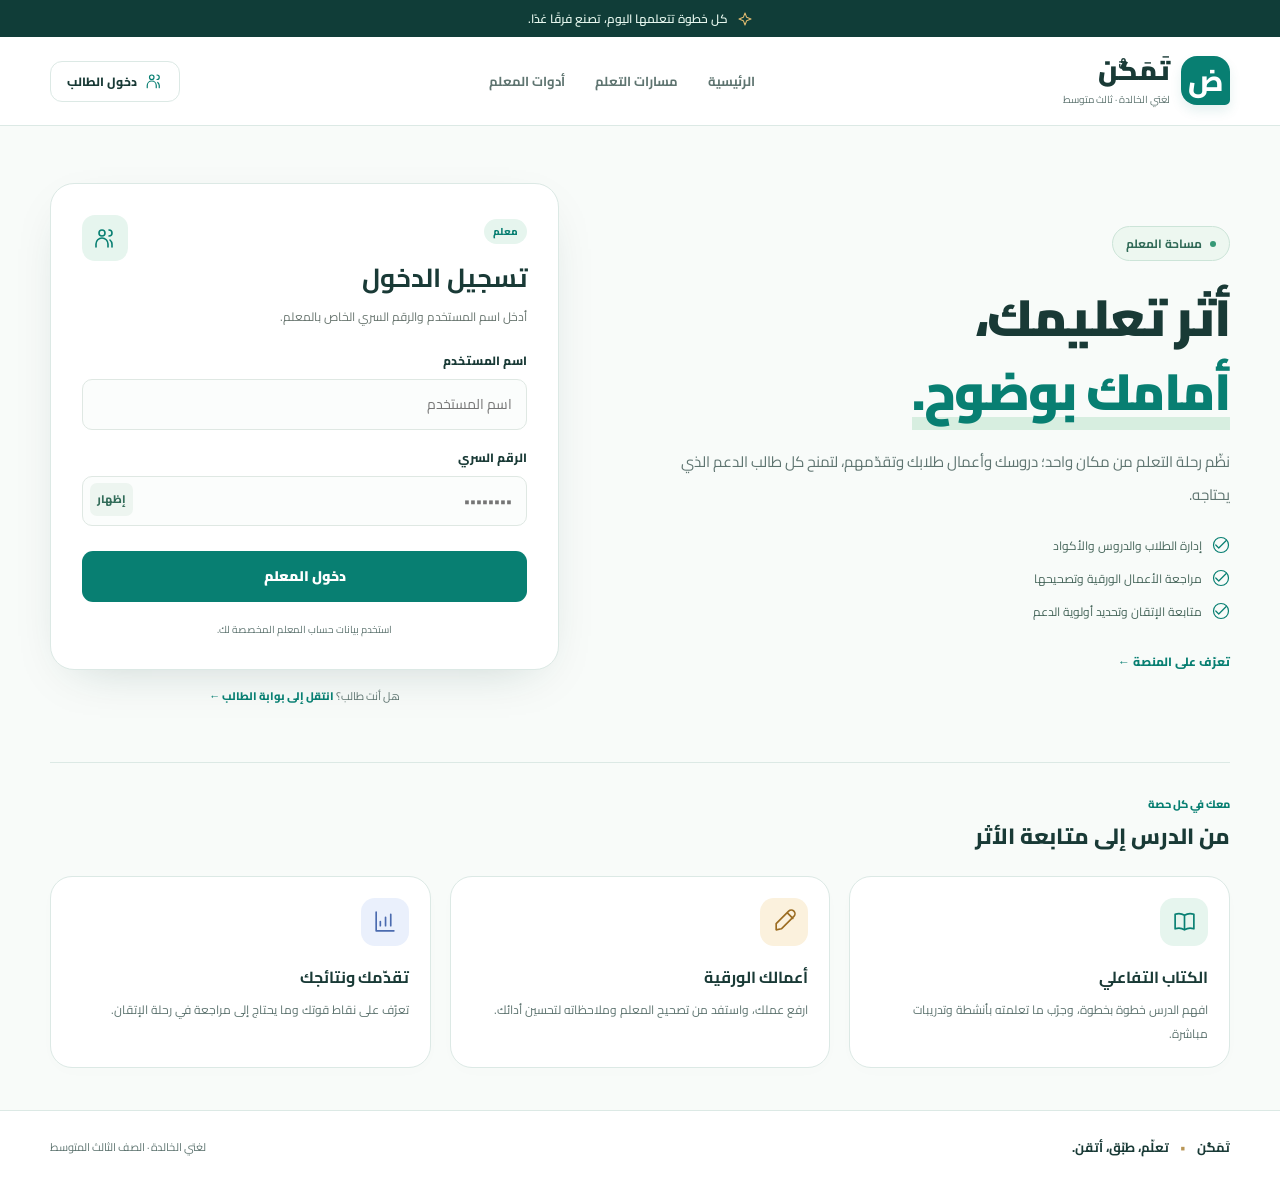
<file: teacher-app.html>
<!doctype html>
<html lang="ar" dir="rtl">
<head>
<meta charset="utf-8">
<meta name="viewport" content="width=device-width,initial-scale=1">
<meta name="theme-color" content="#173f35">
<title>لوحة المعلم | مِنَصَّةُ تَمَكُّن</title>
<link rel="stylesheet" href="portal.css">
<link rel="stylesheet" href="operations.css">
<link rel="stylesheet" href="tamakkun-ui.css?v=20261009">
</head>
<body class="dashboard-body tk-workspace">
<a class="tk-skip" href="#main-content">تجاوز إلى المحتوى</a><div class="teacher-shell">
  <aside class="teacher-side">
    <div class="brand-lockup compact"><div class="brand-mark">ض</div><div><strong>مِنَصَّةُ تَمَكُّن</strong><small>لوحة المعلم</small></div></div>
    <nav>
      <button class="active" data-tview="dashboard">الرئيسية</button>
      <button data-tview="lessons">الدروس والأكواد</button>
      <button data-tview="students">الطلاب</button>
      <button data-tview="portfolio">ملفات الإنجاز</button>
      <button data-tview="learning">تفضيلات التعلم</button>
      <button data-tview="papers">أعمال الطلاب</button>
      <button data-tview="commands">مركز الأوامر</button>
      <button data-tview="analytics">المستوى والتقدم</button>
    </nav>
    <a href="#" class="side-exit" id="teacherLogoutBtn">تسجيل الخروج</a>
  </aside>

  <main class="teacher-main" id="main-content">
    <header class="teacher-top"><div><span class="eyebrow">لغتي الخالدة • ثالث متوسط</span><h1 id="teacherPageTitle">لوحة المعلم</h1></div><span class="status-chip">مساحة المعلم</span></header>

    <section class="teacher-view active" id="t-dashboard">
      <section class="teacher-hero"><div><span>المتابعة اليوم</span><h2>ما الذي يحتاج تدخلك؟</h2><p>الواجهة تعرض رحلة التعلم، الأعمال الورقية، وتشخيص الإتقان في مكان واحد.</p></div><button data-go="lessons">إدارة الدروس</button></section>
      <section class="teacher-kpis">
        <article><span>أعمال تنتظر التصحيح</span><strong id="kpiPending">0</strong><small>من أعمال الطلاب</small></article>
        <article><span>طلاب يحتاجون دعمًا</span><strong id="kpiSupport">0</strong><small>بحسب نتائج الإتقان</small></article>
        <article><span>دروس جاهزة بالكود</span><strong id="kpiLessons">2</strong><small>لكل درس كود مستقل</small></article>
        <article><span>متوسط الإتقان</span><strong id="kpiAverage">—</strong><small>معرفة • تطبيق • استدلال</small></article>
      </section>
      <section class="teacher-grid">
        <article class="teacher-card"><div class="card-head"><div><span class="eyebrow">الوصول السريع</span><h3>الدروس والأكواد</h3></div><b>01</b></div><p>كل درس يملك كودًا واحدًا يفتح رحلة الطالب مباشرة.</p><button data-go="lessons">فتح إدارة الدروس</button></article>
        <article class="teacher-card"><div class="card-head"><div><span class="eyebrow">شواهد التعلم</span><h3>أعمال الطلاب</h3></div><b>02</b></div><p>افتح صورة الطالب، صحح فوقها، ثم أرسلها له مع ملاحظتك.</p><button data-go="papers">فتح الأعمال</button></article>
        <article class="teacher-card"><div class="card-head"><div><span class="eyebrow">ملف الطالب</span><h3>المستوى والتقدم</h3></div><b>03</b></div><p>اعرف مستوى الطالب الحالي، تقدمه، نقطة قوته، وأولوية التحسين.</p><button data-go="analytics">فتح المتابعة</button></article>
      </section>
    </section>

    <section class="teacher-view" id="t-lessons">
      <div class="teacher-section-head"><div><span class="eyebrow">إرسال الدرس</span><h2>الدروس والأكواد</h2><p>انسخ الكود وأرسله للطلاب. يتحقق النظام من صلاحية الوصول عند فتح رحلة الدرس.</p></div></div>
      <div id="lessonAdminList" class="lesson-admin-list"></div>
    </section>

    <section class="teacher-view" id="t-students">
      <div class="teacher-section-head"><div><span class="eyebrow">الحسابات</span><h2>الطلاب</h2><p>أنشئ حسابات الطلاب وتابع ملفاتهم المستقلة من قاعدة البيانات.</p></div></div>
      <div class="student-admin-layout">
        <div class="teacher-card">
          <span class="eyebrow">حساب جديد</span>
          <h3>إضافة طالب</h3>
          <p>أنشئ للطالب رمز دخول ورقمًا سريًا مستقلًا دون استخدام رقم الهوية.</p>
          <form id="createStudentForm" class="create-student-form">
            <label>اسم الطالب<input id="newStudentName" required placeholder="الاسم الرباعي"></label>
            <div class="form-two"><label>رمز الدخول<input id="newStudentCode" required placeholder="مثال: S3A015"></label><label>الرقم السري<input id="newStudentPassword" required minlength="6" inputmode="numeric" placeholder="6 أرقام أو أكثر"></label></div>
            <label>الفصل<input id="newStudentClass" placeholder="مثال: أ"></label>
            <button type="submit">إنشاء الحساب</button>
            <p id="createStudentMessage" class="admin-form-message"></p>
          </form>
        </div>
        <div class="teacher-card">
          <div class="student-list-head"><div><span class="eyebrow">قائمة الطلاب</span><h3>ملفات الطلاب</h3></div><span id="studentCount" class="status-chip">0 طالب</span></div>
          <p>اضغط على اسم الطالب لفتح ملفه الشامل: المستوى، التقدم، النتائج، تفضيلات التعلم، ملف الإنجاز، الأعمال الورقية، وخطة المتابعة.</p>
          <div id="teacherStudentList" class="teacher-student-list"></div>
        </div>
      </div>
    </section>

    <section class="teacher-view" id="t-profile">
      <div class="profile-toolbar">
        <button class="profile-back" data-go="students">← العودة إلى الطلاب</button>
        <div class="profile-toolbar-text"><span>الطلاب</span><b>/</b><strong>ملف الطالب الشامل</strong></div>
      </div>

      <section class="profile-identity-card">
        <div class="profile-avatar">ط</div>
        <div class="profile-identity-main">
          <span class="eyebrow">ملف الطالب الشامل</span>
          <h2 id="profileStudentName">الطالب</h2>
          <p id="profileStudentMeta"></p>
          <div class="profile-mini-badges"><span>لغتي الخالدة</span><span>الفصل الدراسي الأول</span></div>
        </div>
        <div id="profileStatusBadge" class="profile-status-box"></div>
      </section>

      <div id="studentProfileOverview"></div>

      <div class="profile-tabs" role="tablist" aria-label="أقسام ملف الطالب">
        <button class="active" data-profile-tab="overview">نظرة عامة</button>
        <button data-profile-tab="lessons">الدروس والنتائج</button>
        <button data-profile-tab="portfolio">ملف الإنجاز</button>
        <button data-profile-tab="papers">الأعمال الورقية</button>
        <button data-profile-tab="learning">تفضيلات التعلم</button>
        <button data-profile-tab="plan">خطة المتابعة</button>
      </div>
      <div id="studentProfileContent" class="student-profile-content"></div>
    </section>

    <section class="teacher-view" id="t-portfolio">
      <div class="teacher-section-head"><div><span class="eyebrow">توثيق نمو الطالب</span><h2>ملفات الإنجاز</h2><p>كل طالب يملك ملفًا يجمع أعماله المختارة وتأملاته خلال الفصل.</p></div></div>
      <div class="teacher-card">
        <div class="portfolio-student-head"><div><span class="eyebrow">جميع الطلاب</span><h3>ملفات الإنجاز</h3></div><span id="portfolioCount" class="status-chip">0 أعمال</span></div>
        <div id="teacherPortfolio" class="teacher-portfolio-grid"></div>
      </div>
    </section>

    <section class="teacher-view" id="t-learning">
      <div class="teacher-section-head"><div><span class="eyebrow">تنويع التعليم</span><h2>تفضيلات التعلم</h2><p>تظهر تفضيلات الطالب الحالية لتساعدك على تنويع الشرح والأنشطة، ولا تُعامل كنمط ثابت أو حكم على القدرة.</p></div></div>
      <div id="teacherLearningProfiles" class="learning-profile-grid"></div>
    </section>

    <section class="teacher-view" id="t-papers">
      <div class="teacher-section-head"><div><span class="eyebrow">التصحيح الرقمي</span><h2>أعمال الطلاب</h2><p>صحح فوق الصورة، أضف ملاحظة، ثم أرسل النسخة المصححة للطالب.</p></div></div>
      <div class="correction-layout">
        <div class="teacher-card"><div id="teacherSubmissionList" class="teacher-submission-list"></div></div>
        <div class="teacher-card correction-workspace">
          <div id="correctionEmpty" class="empty-correction">اختر عملًا من القائمة لبدء التصحيح.</div>
          <div id="correctionEditor" hidden>
            <div class="correction-meta"><div><span id="corrStudent"></span><h3 id="corrLesson"></h3></div><span id="corrStatus" class="status-chip"></span></div>
            <div class="canvas-wrap"><canvas id="correctionCanvas"></canvas></div>
            <div class="correction-toolbar">
              <button data-tool="pen">قلم</button><button data-tool="check">✓</button><button data-tool="x">✕</button><button data-tool="clear">إعادة الأصل</button>
            </div>
            <label class="note-label">ملاحظة للطالب<textarea id="teacherNote" placeholder="مثال: راجع ضبط الكلمة في السطر الثالث"></textarea></label>
            <div class="correction-actions"><button id="sendRevision">إرسال للتعديل</button><button id="approveSubmission" class="approve">اعتماد العمل</button></div>
          </div>
        </div>
      </div>
    </section>

    <section class="teacher-view" id="t-commands">
      <div class="teacher-section-head">
        <div><span class="eyebrow">تنفيذ مباشر وآمن</span><h2>مركز الأوامر</h2><p>اكتب أمرًا واضحًا، وسيُنفذ مباشرة على المنصة بصلاحيات المعلم مع سجل تدقيق وإمكانية تراجع للعمليات المدعومة.</p></div>
      </div>
      <div class="ops-layout">
        <div class="teacher-card ops-entry">
          <span class="eyebrow">أمر جديد</span>
          <h3>ماذا تريد أن تنفذ؟</h3>
          <form id="commandForm">
            <textarea id="commandInput" rows="4" placeholder="مثال: افتح درس الحال" required></textarea>
            <div class="ops-actions"><button type="submit" id="runCommandBtn">تنفيذ الآن</button></div>
          </form>
          <p class="admin-form-message" id="commandMessage"></p>
          <div class="ops-examples" id="commandExamples">
            <button type="button">افتح درس الحال</button>
            <button type="button">أغلق درس HAL-01</button>
            <button type="button">غيّر الإتقان لدرس الحال إلى 85</button>
            <button type="button">أسند علاج درس الحال للطالب S3A001</button>
            <button type="button">اختبر النظام</button>
          </div>
          <div id="commandResult" class="ops-result"></div>
        </div>
        <div class="teacher-card ops-history">
          <div class="student-list-head"><div><span class="eyebrow">سجل التدقيق</span><h3>آخر العمليات</h3></div><button id="refreshCommands" type="button">تحديث</button></div>
          <div id="commandLog"></div>
        </div>
      </div>
    </section>

    <section class="teacher-view" id="t-analytics">
      <div class="teacher-section-head"><div><span class="eyebrow">متابعة شاملة لكل طالب</span><h2>المستوى والتقدم في المادة</h2><p>المستوى مبني على نتائج الدروس الفعلية، مع تفصيل المعرفة والتطبيق والاستدلال، وعدد الدروس المتقنة، وأولوية التدخل.</p></div></div>
      <div id="studentProgressTable" class="student-progress-table"></div>
      <div class="teacher-section-head interaction-head"><div><span class="eyebrow">الكتاب التفاعلي</span><h2>تحليلات التفاعل داخل الدروس</h2><p>تعرض بدء الدروس، الأنشطة، طلب الدعم، والإتقان من سجل التفاعل الفعلي.</p></div><button id="refreshBookAnalytics" type="button">تحديث</button></div>
      <div id="bookInteractionAnalytics" class="analytics-grid"></div>
      <div id="teacherAnalytics" class="analytics-grid"></div>
    </section>
  </main>
</div>
<script src="api.js"></script>
<script src="platform-data.js"></script>
<script src="teacher-app.js"></script>
<script src="book-teacher.js"></script>
<script src="command-console.js"></script>
<script src="tamakkun-ui.js?v=20261009"></script>
</body>
</html>
</file>
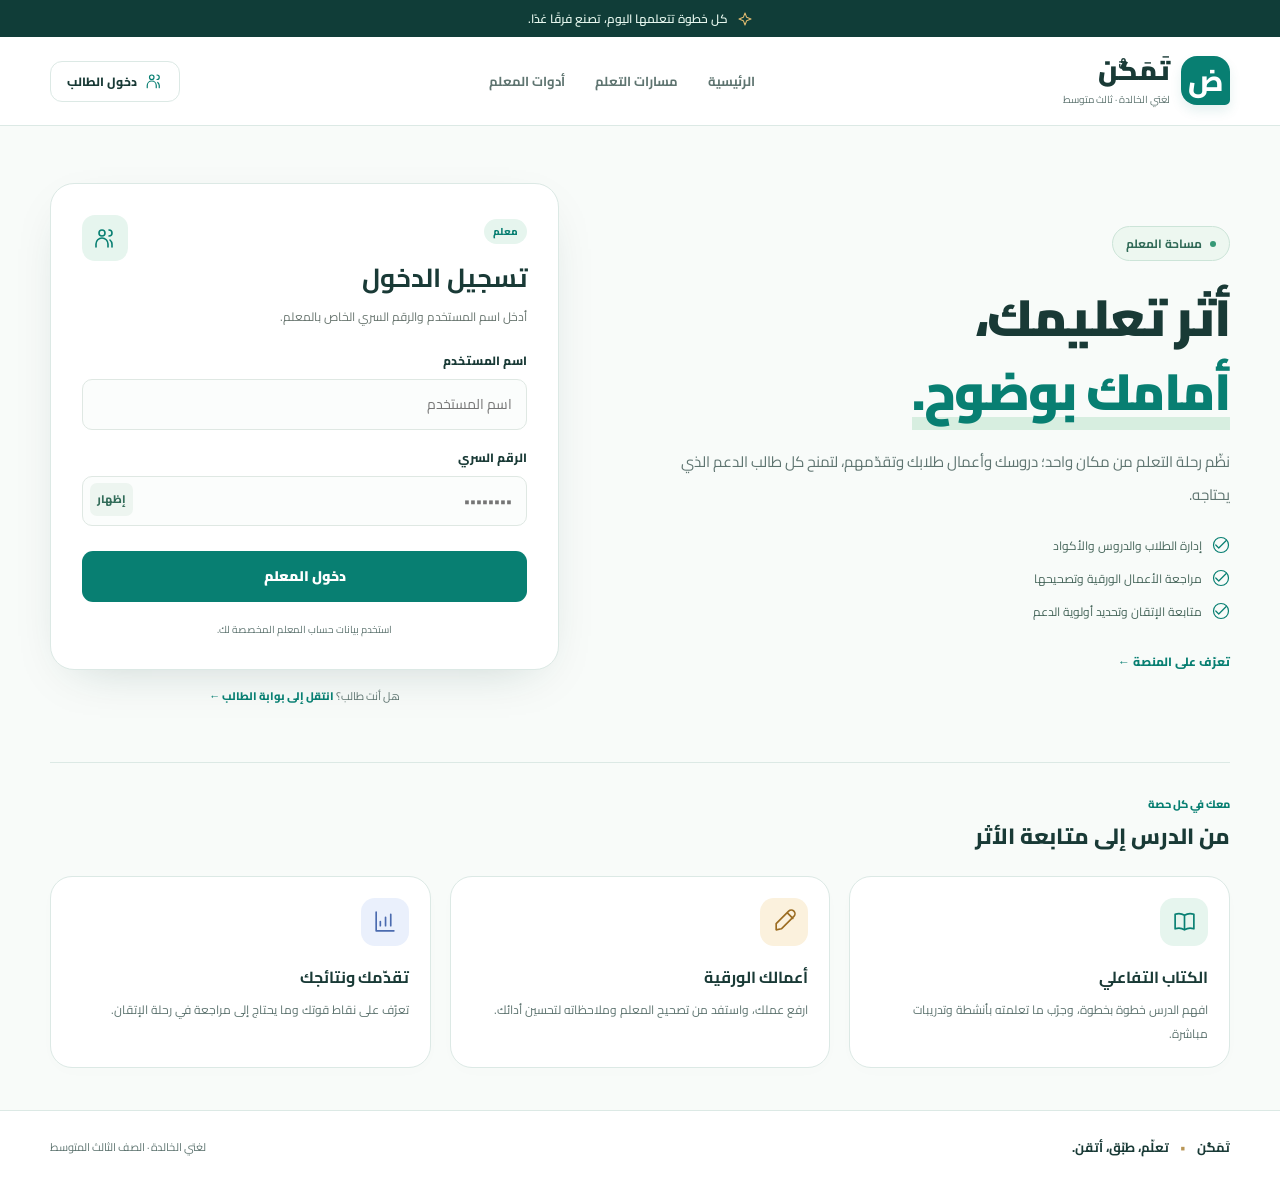
<file: teacher.html>
<!doctype html>
<html lang="ar" dir="rtl">
<head>
<meta charset="utf-8">
<meta name="viewport" content="width=device-width,initial-scale=1">
<meta name="theme-color" content="#087f72">
<meta name="description" content="تمكّن — منصة لغتي الخالدة للصف الثالث المتوسط. كتاب تفاعلي، تدريبات إتقان، وأعمال ورقية ومتابعة تقدم الطالب.">
<title>دخول المعلم | منصة تمكّن</title>
<link rel="stylesheet" href="portal.css">
<link rel="stylesheet" href="tamakkun-ui.css?v=20261009">
</head>
<body class="tk-public tk-auth-page"><a class="tk-skip" href="#main-content">تجاوز إلى المحتوى</a><div class="tk-notice"><svg viewBox="0 0 24 24" fill="none" stroke="currentColor" stroke-width="1.6" stroke-linecap="round" stroke-linejoin="round" aria-hidden="true"><path d="m12 3 2.5 6.5L21 12l-6.5 2.5L12 21l-2.5-6.5L3 12l6.5-2.5L12 3Z"/></svg><span>كل خطوة تتعلمها اليوم، تصنع فرقًا غدًا.</span></div><header class="tk-header"><div class="tk-container tk-header-inner"><a class="tk-brand" href="index.html" aria-label="تمكّن — الرئيسية"><span class="tk-mark">ض</span><span><strong>تَمَكُّن</strong><small>لغتي الخالدة · ثالث متوسط</small></span></a><nav class="tk-nav" aria-label="التنقل الرئيسي"><a href="index.html" >الرئيسية</a><a href="index.html#learning">مسارات التعلم</a><a href="index.html#teachers">أدوات المعلم</a></nav><a class="tk-header-login" href="student.html"><svg viewBox="0 0 24 24" fill="none" stroke="currentColor" stroke-width="1.6" stroke-linecap="round" stroke-linejoin="round" aria-hidden="true"><circle cx="9" cy="7" r="3"/><path d="M3 21v-3a6 6 0 0 1 12 0v3M16 4a3 3 0 0 1 0 6m3 11v-3a6 6 0 0 0-2-4"/></svg>دخول الطالب</a></div></header><main id="main-content"><section class="tk-container tk-auth-grid"><div class="tk-hero-copy"><span class="tk-kicker"><i></i>مساحة المعلم</span><h1>أثر تعليمك،<br><em>أمامك بوضوح.</em></h1><p class="tk-lead">نظّم رحلة التعلم من مكان واحد؛ دروسك وأعمال طلابك وتقدّمهم، لتمنح كل طالب الدعم الذي يحتاجه.</p><ul class="tk-benefits"><li><svg viewBox="0 0 24 24" fill="none" stroke="currentColor" stroke-width="1.6" stroke-linecap="round" stroke-linejoin="round" aria-hidden="true"><path d="m5 12 4 4L19 6"/><circle cx="12" cy="12" r="10"/></svg>إدارة الطلاب والدروس والأكواد</li><li><svg viewBox="0 0 24 24" fill="none" stroke="currentColor" stroke-width="1.6" stroke-linecap="round" stroke-linejoin="round" aria-hidden="true"><path d="m5 12 4 4L19 6"/><circle cx="12" cy="12" r="10"/></svg>مراجعة الأعمال الورقية وتصحيحها</li><li><svg viewBox="0 0 24 24" fill="none" stroke="currentColor" stroke-width="1.6" stroke-linecap="round" stroke-linejoin="round" aria-hidden="true"><path d="m5 12 4 4L19 6"/><circle cx="12" cy="12" r="10"/></svg>متابعة الإتقان وتحديد أولوية الدعم</li></ul><a class="tk-text-link" href="index.html">تعرّف على المنصة ←</a></div><div class="tk-form-column"><form class="auth-card" id="teacherLoginForm">
      <div class="auth-title"><div class="tk-form-icon"><svg viewBox="0 0 24 24" fill="none" stroke="currentColor" stroke-width="1.6" stroke-linecap="round" stroke-linejoin="round" aria-hidden="true"><circle cx="9" cy="7" r="3"/><path d="M3 21v-3a6 6 0 0 1 12 0v3M16 4a3 3 0 0 1 0 6m3 11v-3a6 6 0 0 0-2-4"/></svg></div><span>معلم</span><h2>تسجيل الدخول</h2><p>أدخل اسم المستخدم والرقم السري الخاص بالمعلم.</p></div>
      <label><span>اسم المستخدم</span><input id="teacherUsername" autocomplete="username" placeholder="اسم المستخدم" required></label>
      <label><span>الرقم السري</span><span class="tk-password-wrap"><input id="teacherPassword" type="password" autocomplete="current-password" placeholder="••••••••" required><button class="tk-password-toggle" type="button" aria-controls="teacherPassword" aria-pressed="false">إظهار</button></span></label>
      <button class="auth-submit" type="submit">دخول المعلم</button>
      <div class="auth-message" id="teacherMessage" aria-live="polite"></div>

    <p class="tk-login-help">استخدم بيانات حساب المعلم المخصصة لك.</p></form><p class="tk-switch-role">هل أنت طالب؟ <a href="student.html">انتقل إلى بوابة الطالب ←</a></p></div></section><section class="tk-container tk-section tk-auth-features"><div class="tk-section-title"><div><span class="tk-eyebrow">معك في كل حصة</span><h2>من الدرس إلى متابعة الأثر</h2></div></div><div class="tk-feature-grid"><article class="tk-feature"><span class="tk-icon mint"><svg viewBox="0 0 24 24" fill="none" stroke="currentColor" stroke-width="1.6" stroke-linecap="round" stroke-linejoin="round" aria-hidden="true"><path d="M12 6c-3-2-6-2-9-1v14c3-1 6-1 9 1 3-2 6-2 9-1V5c-3-1-6-1-9 1Zm0 0v14"/></svg></span><h3>الكتاب التفاعلي</h3><p>افهم الدرس خطوة بخطوة، وجرّب ما تعلمته بأنشطة وتدريبات مباشرة.</p></article><article class="tk-feature"><span class="tk-icon amber"><svg viewBox="0 0 24 24" fill="none" stroke="currentColor" stroke-width="1.6" stroke-linecap="round" stroke-linejoin="round" aria-hidden="true"><path d="m15 4 5 5M4 20l5-1L21 7a2 2 0 0 0-5-5L4 14v6Z"/></svg></span><h3>أعمالك الورقية</h3><p>ارفع عملك، واستفد من تصحيح المعلم وملاحظاته لتحسين أدائك.</p></article><article class="tk-feature"><span class="tk-icon blue"><svg viewBox="0 0 24 24" fill="none" stroke="currentColor" stroke-width="1.6" stroke-linecap="round" stroke-linejoin="round" aria-hidden="true"><path d="M4 3v18h17M8 16v-4m5 4V8m5 8V5"/></svg></span><h3>تقدّمك ونتائجك</h3><p>تعرّف على نقاط قوتك وما يحتاج إلى مراجعة في رحلة الإتقان.</p></article></div></section></main><footer class="tk-footer"><div class="tk-container"><strong>تَمَكُّن <span>•</span> تعلّم، طبّق، أتقن.</strong><span>لغتي الخالدة · الصف الثالث المتوسط</span></div></footer><script src="api.js"></script>
<script>
document.getElementById('teacherLoginForm').addEventListener('submit',async function(e){
  e.preventDefault();
  const box=document.getElementById('teacherMessage');
  const btn=this.querySelector('button[type="submit"]');
  box.className='auth-message show';box.textContent='جارٍ التحقق من الحساب...';btn.disabled=true;
  try{
    const data=await TamakkunAPI.login(
      document.getElementById('teacherUsername').value,
      document.getElementById('teacherPassword').value
    );
    if(!['teacher','admin'].includes(data.user.role)){TamakkunAPI.clearSession();throw new Error('not_teacher')}
    location.href='teacher-app.html';
  }catch(err){
    box.textContent='تعذر تسجيل الدخول. تأكد من اسم المستخدم والرقم السري.';
    btn.disabled=false;
  }
});
</script>
<script src="tamakkun-ui.js?v=20261009"></script></body></html>
</file>
<file: portal.css>
:root{--green:#173f35;--green2:#1f6f57;--mint:#eaf4ef;--gold:#d6a84f;--ink:#17221e;--muted:#68756f;--line:#dfe8e3;--bg:#f6f8f7;--white:#fff;--shadow:0 20px 60px rgba(23,63,53,.10)}
*{box-sizing:border-box}html{font-family:Tahoma,Arial,sans-serif}body{margin:0;color:var(--ink);background:var(--bg)}a{text-decoration:none;color:inherit}button,input{font:inherit}.eyebrow{font-size:12px;font-weight:800;color:var(--green2)}.brand-lockup{display:flex;align-items:center;gap:13px}.brand-mark{width:52px;height:52px;border-radius:17px;display:grid;place-items:center;background:var(--green);color:#fff;font-size:24px;font-weight:900}.brand-lockup h1{margin:3px 0 0;font-size:24px}.portal-body{min-height:100vh}.portal-shell{min-height:100vh;display:grid;grid-template-columns:minmax(320px,42%) 1fr}.portal-hero{background:linear-gradient(145deg,#173f35,#225f4e);color:#fff;padding:64px 7vw;display:flex;flex-direction:column;justify-content:center}.portal-hero .brand-mark{background:#fff;color:var(--green)}.portal-hero .eyebrow{color:#d4eee3}.portal-hero h2{font-size:46px;margin:54px 0 14px;line-height:1.25}.portal-hero p{max-width:620px;line-height:2;color:#d7e8e1;font-size:17px}.feature-pills{display:flex;flex-wrap:wrap;gap:9px;margin-top:24px}.feature-pills span{border:1px solid rgba(255,255,255,.2);background:rgba(255,255,255,.08);padding:9px 12px;border-radius:999px;font-size:12px}.portal-choices{padding:58px 6vw;display:flex;flex-direction:column;justify-content:center}.section-heading h2{font-size:34px;margin:6px 0 8px}.section-heading p{color:var(--muted);line-height:1.8}.role-grid{display:grid;grid-template-columns:1fr 1fr;gap:18px;margin-top:28px}.role-card{background:#fff;border:1px solid var(--line);border-radius:24px;padding:24px;box-shadow:0 8px 30px rgba(20,60,48,.05);transition:.2s;display:grid;gap:18px}.role-card:hover{transform:translateY(-3px);box-shadow:var(--shadow);border-color:#b8d3c7}.role-icon{width:52px;height:52px;border-radius:16px;background:var(--mint);color:var(--green);display:grid;place-items:center;font-weight:900;font-size:22px}.role-label{font-size:11px;font-weight:800;color:var(--green2)}.role-card h3{font-size:22px;margin:5px 0}.role-card p{color:var(--muted);line-height:1.8;font-size:14px;margin:0}.role-card strong{color:var(--green)}.role-card.teacher .role-icon{background:#fff5df;color:#8a621c}.portal-note{margin-top:20px;padding:14px 16px;border-radius:14px;background:#fff;border:1px solid var(--line);color:var(--muted);font-size:12px;line-height:1.8}
.auth-body{min-height:100vh}.auth-layout{min-height:100vh;display:grid;grid-template-columns:minmax(330px,44%) 1fr}.auth-brand{background:linear-gradient(150deg,#173f35,#225f4e);color:#fff;padding:52px 7vw;display:flex;flex-direction:column;justify-content:center}.auth-brand .brand-mark{background:#fff;color:var(--green)}.auth-brand .eyebrow{color:#cfe9df}.auth-brand h2{font-size:40px;margin:52px 0 12px}.auth-brand>p{color:#d5e8e0;line-height:2;max-width:560px}.auth-brand ul{margin:24px 0 0;padding-right:22px;color:#dcebe5;line-height:2.2}.back-home{position:absolute;top:24px;color:#dcebe5;font-size:13px}.auth-panel{display:grid;place-items:center;padding:35px}.auth-card{width:min(470px,100%);background:#fff;border:1px solid var(--line);border-radius:26px;padding:30px;box-shadow:var(--shadow)}.auth-title>span{font-size:11px;background:var(--mint);color:var(--green);font-weight:800;padding:6px 9px;border-radius:999px}.auth-title h2{font-size:30px;margin:14px 0 5px}.auth-title p{color:var(--muted);margin:0 0 24px}.auth-card label{display:block;margin:15px 0}.auth-card label>span{display:block;margin-bottom:8px;font-size:13px;font-weight:800}.auth-card input{width:100%;border:1px solid var(--line);border-radius:13px;padding:13px 14px;background:#fbfcfb;outline:none}.auth-card input:focus{border-color:#77aa94;box-shadow:0 0 0 3px #e6f3ed}.auth-submit{width:100%;border:0;border-radius:14px;padding:13px;background:var(--green);color:#fff;font-weight:900;margin-top:8px;cursor:pointer}.auth-message{display:none;margin-top:14px;padding:12px;border-radius:12px;background:#fff8e7;color:#78561b;font-size:12px;line-height:1.7}.auth-message.show{display:block}.preview-link{display:block;text-align:center;margin-top:16px;color:var(--green2);font-size:12px;font-weight:800}
.dashboard-body{background:var(--bg)}.teacher-shell{min-height:100vh;display:grid;grid-template-columns:260px 1fr}.teacher-side{background:var(--green);color:#fff;padding:24px 18px;position:sticky;top:0;height:100vh}.brand-lockup.compact .brand-mark{background:#fff;color:var(--green);width:44px;height:44px}.brand-lockup.compact strong,.brand-lockup.compact small{display:block}.brand-lockup.compact small{color:#bdd6cc;margin-top:4px}.teacher-side nav{display:grid;gap:7px;margin-top:30px}.teacher-side nav button{border:0;background:transparent;color:#d4e5de;text-align:right;padding:12px;border-radius:11px;cursor:pointer}.teacher-side nav button.active,.teacher-side nav button:hover{background:#fff;color:var(--green);font-weight:800}.side-exit{position:absolute;bottom:24px;right:18px;left:18px;border:1px solid rgba(255,255,255,.15);padding:11px;border-radius:12px;text-align:center;color:#d6e6e0;font-size:12px}.teacher-main{padding:28px 34px 50px;max-width:1500px;width:100%;margin:auto}.teacher-top{display:flex;align-items:center;justify-content:space-between}.teacher-top h1{margin:4px 0}.status-chip{background:#fff1cf;color:#805f20;padding:8px 11px;border-radius:999px;font-size:11px;font-weight:800}.teacher-hero{background:linear-gradient(135deg,#1f7058,#173f35);color:#fff;border-radius:26px;padding:28px;margin-top:22px;display:flex;justify-content:space-between;align-items:end}.teacher-hero h2{font-size:30px;margin:7px 0}.teacher-hero p{color:#d6e8e1}.teacher-hero button,.teacher-card button{border:0;background:#fff;color:var(--green);padding:11px 15px;border-radius:12px;font-weight:800}.teacher-kpis{display:grid;grid-template-columns:repeat(4,1fr);gap:13px;margin:18px 0 28px}.teacher-kpis article,.teacher-card{background:#fff;border:1px solid var(--line);border-radius:18px;padding:18px}.teacher-kpis span,.teacher-kpis small{display:block;color:var(--muted)}.teacher-kpis strong{display:block;font-size:27px;margin:8px 0}.teacher-grid{display:grid;grid-template-columns:repeat(3,1fr);gap:15px}.teacher-card{border-radius:20px}.teacher-card p{color:var(--muted);line-height:1.8}.card-head{display:flex;justify-content:space-between}.card-head h3{margin:5px 0}.card-head>b{color:#b7c7c0;font-size:25px}
@media(max-width:900px){.portal-shell,.auth-layout,.teacher-shell{grid-template-columns:1fr}.portal-hero,.auth-brand{padding:38px 24px}.portal-hero{min-height:420px}.portal-hero h2,.auth-brand h2{font-size:34px;margin-top:34px}.portal-choices{padding:34px 20px}.role-grid{grid-template-columns:1fr}.teacher-side{position:static;height:auto}.teacher-side nav{grid-template-columns:repeat(2,1fr)}.side-exit{position:static;display:block;margin-top:20px}.teacher-main{padding:22px 18px}.teacher-kpis{grid-template-columns:repeat(2,1fr)}.teacher-grid{grid-template-columns:1fr}}
@media(max-width:560px){.portal-hero h2{font-size:31px}.auth-panel{padding:22px 15px}.auth-card{padding:22px}.teacher-kpis{grid-template-columns:1fr}.teacher-hero{display:block}.teacher-hero button{margin-top:10px;width:100%}}
/* Tamakkun teacher interactive additions */
.teacher-view{display:none}.teacher-view.active{display:block}.teacher-section-head{margin:24px 0}.teacher-section-head h2{font-size:30px;margin:5px 0}.teacher-section-head p{color:var(--muted);line-height:1.8}.lesson-admin-list{display:grid;gap:13px}.lesson-admin-card{background:#fff;border:1px solid var(--line);border-radius:20px;padding:20px;display:grid;grid-template-columns:1fr auto;gap:18px;align-items:center}.lesson-admin-card h3{font-size:22px;margin:5px 0}.lesson-admin-card p{color:var(--muted);margin:0}.lesson-code-box{min-width:150px;background:#eef7f2;border-radius:16px;padding:14px;text-align:center}.lesson-code-box small,.lesson-code-box strong{display:block}.lesson-code-box strong{font-size:22px;color:var(--green);margin:5px}.lesson-code-box button{border:1px solid #cbded5;background:#fff;border-radius:10px;padding:7px 10px;cursor:pointer}.wide-card{max-width:950px}.student-demo-row{display:grid;grid-template-columns:120px 1fr 1fr auto;gap:12px;align-items:center;background:#f7faf8;padding:13px;border-radius:12px}.student-demo-row em{font-style:normal;font-size:11px;background:#fff3d7;color:#7b591d;padding:6px 9px;border-radius:999px}.correction-layout{display:grid;grid-template-columns:360px minmax(0,1fr);gap:14px}.teacher-submission-list{display:grid;gap:8px}.submission-row{display:grid;grid-template-columns:66px 1fr;gap:10px;text-align:right;border:1px solid var(--line);background:#fff;border-radius:13px;padding:9px;cursor:pointer}.submission-row:hover{background:#f3f8f5}.submission-row img{width:66px;height:66px;object-fit:cover;border-radius:9px}.submission-row b,.submission-row span,.submission-row small{display:block}.submission-row span,.submission-row small{font-size:11px;color:var(--muted);margin-top:4px}.empty-correction{padding:35px;text-align:center;color:var(--muted)}.correction-meta{display:flex;justify-content:space-between;align-items:center}.correction-meta h3{margin:5px 0}.canvas-wrap{background:#eef2f0;border-radius:14px;padding:10px;overflow:auto;margin:14px 0;text-align:center}.canvas-wrap canvas{max-width:100%;height:auto;background:#fff;box-shadow:0 4px 18px rgba(0,0,0,.08);touch-action:none}.correction-toolbar{display:flex;gap:7px;flex-wrap:wrap}.correction-toolbar button{border:1px solid var(--line);background:#fff;border-radius:10px;padding:8px 11px;cursor:pointer}.note-label{display:block;margin-top:14px;font-weight:800}.note-label textarea{margin-top:7px}.correction-actions{display:flex;gap:8px;margin-top:12px}.correction-actions button{border:0;border-radius:11px;padding:10px 13px;background:#fff0e6;color:#9a4f1c;font-weight:800;cursor:pointer}.correction-actions .approve{background:#e4f4eb;color:#216a4b}.analytics-grid{display:grid;grid-template-columns:repeat(2,1fr);gap:14px}.analytics-card{background:#fff;border:1px solid var(--line);border-radius:20px;padding:18px}.analytics-card>strong{font-size:28px;color:var(--green2)}.analytics-levels{display:grid;grid-template-columns:repeat(3,1fr);gap:7px;margin:10px 0}.analytics-levels span{background:#f3f7f5;padding:9px;border-radius:10px;font-size:11px}.analytics-levels b{display:block}.analytics-card p{color:var(--muted)}
@media(max-width:950px){.correction-layout{grid-template-columns:1fr}.analytics-grid{grid-template-columns:1fr}.student-demo-row{grid-template-columns:1fr 1fr}.lesson-admin-card{grid-template-columns:1fr}}

/* Teacher portfolio, learning preferences, and progress */
.portfolio-student-head{display:flex;align-items:center;justify-content:space-between;margin-bottom:14px}.teacher-portfolio-grid{display:grid;grid-template-columns:repeat(3,1fr);gap:12px}.teacher-portfolio-item{border:1px solid var(--line);border-radius:16px;overflow:hidden;background:#fff}.teacher-portfolio-item img{width:100%;height:180px;object-fit:cover;background:#eef3f0}.teacher-portfolio-item>div{padding:13px}.teacher-portfolio-item span{font-size:10px;font-weight:900;color:var(--green2)}.teacher-portfolio-item h4{margin:6px 0}.teacher-portfolio-item p{font-size:12px;color:var(--muted);line-height:1.7}.teacher-portfolio-item small{color:#829088}.learning-profile-grid{display:grid;grid-template-columns:repeat(2,1fr);gap:14px}.learning-profile-card{background:#fff;border:1px solid var(--line);border-radius:20px;padding:20px}.learning-profile-card h3{margin:6px 0}.learning-profile-card p{color:var(--muted);line-height:1.8}.teacher-preference-bars{display:flex;gap:8px;flex-wrap:wrap;margin:12px 0}.teacher-preference-bars span{background:#f3f7f5;border-radius:999px;padding:8px 11px;font-size:11px}.learning-profile-card small{color:var(--muted)}.student-progress-table{margin-bottom:16px}.student-progress-card{background:#fff;border:1px solid var(--line);border-radius:22px;padding:20px}.student-progress-main{display:flex;align-items:center;justify-content:space-between}.student-progress-main h3{font-size:28px;margin:5px 0}.student-progress-main p{color:var(--muted)}.student-progress-main>strong{font-size:36px;color:var(--green2)}.student-progress-metrics{display:grid;grid-template-columns:repeat(3,1fr);gap:9px;margin-top:14px}.student-progress-metrics>div{background:#f5f8f6;border-radius:12px;padding:12px}.student-progress-metrics span,.student-progress-metrics b{display:block}.student-progress-metrics span{font-size:11px;color:var(--muted)}.student-progress-metrics b{margin-top:5px}
@media(max-width:950px){.teacher-portfolio-grid,.learning-profile-grid{grid-template-columns:1fr}.student-progress-metrics{grid-template-columns:1fr 1fr}}
@media(max-width:560px){.student-progress-main{display:block}.student-progress-main>strong{display:block;margin-top:10px}.student-progress-metrics{grid-template-columns:1fr}}

/* Comprehensive student profile */
.student-profile-row{width:100%;display:grid;grid-template-columns:120px 1fr 1fr auto;gap:12px;align-items:center;text-align:right;border:1px solid var(--line);background:#f7faf8;border-radius:13px;padding:13px;cursor:pointer}.student-profile-row:hover{background:#eef6f2}.student-profile-row em{font-style:normal;color:var(--green2);font-size:12px;font-weight:800}.profile-heading{display:flex;justify-content:space-between;align-items:center;gap:16px}.profile-back{border:1px solid var(--line);background:#fff;border-radius:12px;padding:9px 12px;cursor:pointer}.profile-overview-grid{display:grid;grid-template-columns:repeat(3,1fr);gap:11px;margin-bottom:16px}.profile-overview-grid article{background:#fff;border:1px solid var(--line);border-radius:16px;padding:15px}.profile-overview-grid span,.profile-overview-grid small{display:block;color:var(--muted)}.profile-overview-grid strong{display:block;font-size:24px;margin:7px 0;color:var(--green2)}.profile-tabs{display:flex;gap:8px;overflow:auto;margin:12px 0 16px}.profile-tabs button{white-space:nowrap;border:1px solid var(--line);background:#fff;border-radius:999px;padding:9px 12px;cursor:pointer}.profile-tabs button.active{background:var(--green);color:#fff;border-color:var(--green)}.student-profile-content{min-height:180px}.profile-two-col{display:grid;grid-template-columns:1fr 1fr;gap:14px}.profile-diagnostic-row{display:flex;justify-content:space-between;gap:16px;padding:10px 0;border-bottom:1px solid var(--line)}.profile-diagnostic-row:last-child{border-bottom:0}.profile-lesson-list{display:grid;gap:10px}.profile-lesson-list article{display:grid;grid-template-columns:1fr auto;gap:10px;align-items:center;background:#fff;border:1px solid var(--line);border-radius:15px;padding:14px}.profile-lesson-list h4{margin:4px 0}.profile-lesson-list>article>strong{font-size:22px;color:var(--green2)}.profile-levels{grid-column:1/-1;display:flex;gap:8px;flex-wrap:wrap}.profile-levels span{font-size:11px;background:#f3f7f5;padding:7px 9px;border-radius:999px}.profile-paper-grid{display:grid;grid-template-columns:repeat(2,1fr);gap:12px}.profile-paper-grid article{display:grid;grid-template-columns:110px 1fr;gap:12px;background:#fff;border:1px solid var(--line);border-radius:15px;padding:10px}.profile-paper-grid img{width:110px;height:110px;object-fit:cover;border-radius:10px}.profile-paper-grid h4{margin:4px 0}.profile-paper-grid span,.profile-paper-grid small{display:block;color:var(--muted);font-size:11px}.profile-paper-grid p{font-size:12px;color:#7b5b22}.profile-plan p{line-height:1.9}.plan-actions{display:flex;gap:8px;flex-wrap:wrap;margin-top:12px}.plan-actions button{border:1px solid var(--line);background:#f5f8f6;border-radius:11px;padding:9px 11px;cursor:pointer}
@media(max-width:900px){.profile-overview-grid{grid-template-columns:repeat(2,1fr)}.profile-two-col{grid-template-columns:1fr}.student-profile-row{grid-template-columns:1fr 1fr}.profile-heading{display:block}.profile-back{margin-top:10px}.profile-paper-grid{grid-template-columns:1fr}}
@media(max-width:560px){.profile-overview-grid{grid-template-columns:1fr}.student-profile-row{grid-template-columns:1fr}.profile-paper-grid article{grid-template-columns:80px 1fr}.profile-paper-grid img{width:80px;height:80px}}

/* Refined comprehensive student profile */
.profile-toolbar{display:flex;align-items:center;justify-content:space-between;gap:14px;margin:22px 0 14px}.profile-toolbar-text{display:flex;gap:7px;align-items:center;color:var(--muted);font-size:12px}.profile-toolbar-text strong{color:var(--ink)}.profile-identity-card{background:linear-gradient(135deg,#ffffff,#f3f8f5);border:1px solid var(--line);border-radius:24px;padding:22px;display:grid;grid-template-columns:auto 1fr auto;gap:18px;align-items:center;box-shadow:0 10px 32px rgba(23,63,53,.06)}.profile-avatar{width:72px;height:72px;border-radius:22px;background:var(--green);color:#fff;display:grid;place-items:center;font-size:30px;font-weight:900}.profile-identity-main h2{font-size:30px;margin:5px 0}.profile-identity-main p{margin:0;color:var(--muted)}.profile-mini-badges{display:flex;gap:7px;flex-wrap:wrap;margin-top:10px}.profile-mini-badges span{font-size:10px;background:#fff;border:1px solid var(--line);border-radius:999px;padding:6px 9px;color:var(--muted)}.profile-status-box{min-width:180px;background:#173f35;color:#fff;border-radius:18px;padding:16px}.profile-status-box span,.profile-status-box small{display:block;color:#cce2d8}.profile-status-box strong{display:block;font-size:22px;margin:5px 0}.profile-overview-grid{margin-top:14px}.profile-overview-grid article{position:relative;overflow:hidden}.profile-overview-grid article:before{content:"";position:absolute;inset-block-start:0;inset-inline-start:0;width:4px;height:100%;background:#d6e7de}.profile-tabs{background:#edf4f0;padding:6px;border-radius:16px}.profile-tabs button{border:0;background:transparent}.profile-tabs button.active{box-shadow:0 4px 14px rgba(23,63,53,.12)}.student-profile-content{background:#fff;border:1px solid var(--line);border-radius:20px;padding:16px}.profile-two-col .teacher-card{box-shadow:none}.profile-diagnostic-row b{color:var(--green2)}.profile-lesson-list article{box-shadow:0 5px 16px rgba(23,63,53,.04)}.profile-plan{background:linear-gradient(135deg,#fff,#f8fbf9)}.plan-actions button:hover{background:#eaf4ef}
@media(max-width:800px){.profile-identity-card{grid-template-columns:auto 1fr}.profile-status-box{grid-column:1/-1;min-width:0}.profile-toolbar{align-items:flex-start}.profile-toolbar-text{display:none}}

/* Student account management */
.student-admin-layout{display:grid;grid-template-columns:minmax(300px,.75fr) minmax(0,1.25fr);gap:14px}.create-student-form label{display:block;margin:12px 0;font-size:12px;font-weight:800}.create-student-form input{width:100%;margin-top:7px;border:1px solid var(--line);border-radius:12px;padding:11px 12px;background:#fbfcfb}.form-two{display:grid;grid-template-columns:1fr 1fr;gap:10px}.create-student-form>button{border:0;border-radius:12px;background:var(--green);color:#fff;padding:11px 14px;font-weight:900;cursor:pointer}.admin-form-message{min-height:20px;margin:9px 0 0;color:var(--green2);font-size:12px}.student-list-head{display:flex;align-items:center;justify-content:space-between;gap:12px}.teacher-student-list{display:grid;gap:9px;margin-top:12px}
@media(max-width:900px){.student-admin-layout{grid-template-columns:1fr}.form-two{grid-template-columns:1fr}}
</file>
<file: tamakkun-ui.css>
@import url('https://fonts.googleapis.com/css2?family=Cairo:wght@400;500;600;700;800;900&display=swap');
/* Shared visual layer: public portals and existing authenticated workspaces. */
:root{--tk-teal:#087f72;--tk-dark:#103d38;--tk-ink:#193a36;--tk-muted:#5e7470;--tk-line:#dce9e5;--tk-mint:#e6f5ee;--tk-gold:#be8d38;--tk-surface:#f5f9f7;--tk-radius:22px}
html{scroll-behavior:smooth;scroll-padding-top:96px}body,button,input,select,textarea{font-family:'Cairo',Tahoma,Arial,sans-serif}button,a,input,summary{touch-action:manipulation}button,a{ -webkit-tap-highlight-color:transparent}a,button{transition:background .18s,box-shadow .18s,transform .18s}a:focus-visible,button:focus-visible,input:focus-visible,summary:focus-visible,select:focus-visible,textarea:focus-visible{outline:3px solid #cc923c;outline-offset:4px}svg{width:24px;height:24px;flex-shrink:0}button:disabled{cursor:wait;opacity:.65}.tk-skip{position:fixed;z-index:1000;top:-100px;right:20px;background:#fff;color:var(--tk-dark);border:2px solid var(--tk-teal);padding:10px 20px;border-radius:12px}.tk-skip:focus{top:12px}
.tk-public{margin:0;background:#f8fbf9;color:var(--tk-ink);line-height:1.75}.tk-public *{box-sizing:border-box}.tk-public a{text-decoration:none;color:inherit}.tk-container{width:min(1180px,calc(100% - 64px));margin-inline:auto}.tk-notice{display:flex;justify-content:center;align-items:center;gap:9px;padding:8px 18px;background:var(--tk-dark);color:#e7f8ef;font-size:12px;font-weight:600}.tk-notice svg{width:16px;height:16px;color:#e1bb70}.tk-header{background:rgba(255,255,255,.96);border-bottom:1px solid var(--tk-line)}.tk-header-inner{display:flex;align-items:center;justify-content:space-between;gap:25px;min-height:88px}.tk-brand{display:flex;gap:11px;align-items:center;flex-shrink:0}.tk-mark{display:grid;place-items:center;width:49px;height:49px;border-radius:16px 16px 5px 16px;background:var(--tk-teal);color:#fff;font-size:29px;font-weight:800;box-shadow:0 6px 12px #087f721b}.tk-brand strong{display:block;font-size:27px;line-height:1.2;font-weight:900}.tk-brand small{display:block;font-size:10px;color:var(--tk-muted);margin-top:5px}.tk-nav{display:flex;gap:30px;align-items:center;font-size:13px;font-weight:700}.tk-nav a{padding-block:9px;color:var(--tk-muted)}.tk-nav a:hover,.tk-nav a[aria-current]{color:var(--tk-teal)}.tk-nav a[aria-current]{box-shadow:0 2px var(--tk-teal)}.tk-header-login{display:flex;gap:8px;align-items:center;padding:9px 16px;border:1px solid var(--tk-line);border-radius:12px;font-size:12px;font-weight:800;background:white}.tk-header-login svg{width:18px;height:18px;color:var(--tk-teal)}.tk-header-login:hover{background:var(--tk-mint)}
.tk-landing-hero,.tk-auth-grid{display:grid;grid-template-columns:1.12fr 1fr;align-items:center;gap:80px;padding-top:64px;padding-bottom:64px}.tk-hero-copy{min-width:0}.tk-kicker{display:inline-flex;gap:8px;align-items:center;border:1px solid #cce4d8;color:#316a57;background:#edf7f0;border-radius:99px;padding:6px 13px;font-size:12px;font-weight:700}.tk-kicker i{width:6px;height:6px;background:#369976;border-radius:50%}.tk-hero-copy h1{font-size:clamp(38px,4.7vw,62px);letter-spacing:-1.5px;line-height:1.45;font-weight:900;margin:20px 0 17px}.tk-hero-copy h1 em{font-style:normal;color:var(--tk-teal);position:relative;white-space:normal;background:linear-gradient(transparent 77%,#d7eee0 77%,#d7eee0 91%,transparent 91%)}.tk-lead{font-size:15px;line-height:2.15;color:var(--tk-muted);max-width:570px;margin:0}.tk-cta-row{display:flex;flex-wrap:wrap;gap:12px;margin-top:28px}.tk-button{display:inline-flex;align-items:center;justify-content:center;gap:12px;border:1px solid var(--tk-teal);background:var(--tk-teal);color:#fff!important;padding:13px 19px;border-radius:14px;font-weight:800;font-size:14px;box-shadow:0 8px 18px #087f7215}.tk-button small{display:block;font-size:10px;font-weight:500;opacity:.8}.tk-button:hover{background:#08695f;transform:translateY(-2px)}.tk-button-light{background:#fff;color:var(--tk-ink)!important;border-color:var(--tk-line);box-shadow:none}.tk-button-light:hover{background:var(--tk-mint)}.tk-button svg{width:21px;height:21px}.tk-promises{display:flex;gap:19px;flex-wrap:wrap;margin-top:25px}.tk-promises span{display:flex;align-items:center;gap:6px;font-size:11px;color:var(--tk-muted)}.tk-promises svg{width:15px;height:15px;color:var(--tk-teal)}
.tk-journey-board{position:relative;background:linear-gradient(150deg,#143c39,#102b32);color:#fff;border:1px solid #224d48;border-radius:27px;padding:29px;box-shadow:0 24px 40px -20px #123b3855;transform:rotate(-1deg)}.tk-board-head{display:flex;align-items:center;gap:7px;color:#d7ece4;font-size:11px}.tk-live-dot{width:7px;height:7px;background:#96d6b5;border-radius:50%}.tk-board-tag{margin-inline-start:auto;font-size:10px;color:#b6d6ca;padding:4px 9px;background:#ffffff0c;border:1px solid #ffffff20;border-radius:8px}.tk-journey-board h2{font-size:32px;line-height:1.65;margin:25px 0 6px}.tk-journey-board h2 span{color:#a9ddc3}.tk-journey-board>p{font-size:12px;color:#acc5bd;margin:0 0 20px}.tk-board-step{display:flex;align-items:center;gap:12px;padding:13px 14px;border:1px solid #ffffff16;background:#ffffff08;border-radius:14px;margin-top:10px}.tk-board-step>span{display:grid;place-items:center;width:35px;height:35px;background:#ffffff0b;border-radius:10px;font-size:17px;color:#e6c784}.tk-board-step strong,.tk-board-step small{display:block}.tk-board-step strong{font-size:13px}.tk-board-step small{font-size:10px;color:#bdd2ca;margin-top:3px}.tk-board-step svg{width:19px;height:19px;margin-inline-start:auto;color:#98c7b2}.tk-board-bottom{margin-top:21px;border-top:1px solid #ffffff16;padding-top:15px;font-size:10px;color:#b5cdc3;text-align:center}
.tk-section{padding-block:22px 42px;scroll-margin-top:20px}.tk-section-title{display:flex;align-items:center;justify-content:space-between;gap:20px;margin-bottom:22px}.tk-eyebrow{display:block;color:var(--tk-teal);font-size:11px;font-weight:800}.tk-section-title h2{font-size:25px;line-height:1.6;margin:4px 0 0;font-weight:800}.tk-section-title>a{color:var(--tk-teal);font-size:12px;font-weight:800;flex-shrink:0}.tk-feature-grid{display:grid;grid-template-columns:repeat(3,1fr);gap:19px}.tk-feature{position:relative;border:1px solid var(--tk-line);border-radius:var(--tk-radius);padding:26px;background:#fff;box-shadow:0 4px 18px #103d3803}.tk-icon{display:inline-grid;place-items:center;width:48px;height:48px;border-radius:14px;background:var(--tk-mint);color:var(--tk-teal)}.tk-icon svg{width:25px;height:25px}.tk-icon.amber{background:#fbf1dd;color:#9b6c21}.tk-icon.blue{background:#eaf0fc;color:#4b6baf}.tk-icon.rose{background:#f9edf2;color:#a75a78}.tk-feature h3{font-size:18px;margin:17px 0 7px}.tk-feature p{color:var(--tk-muted);font-size:12px;line-height:2;margin:0}.tk-teacher-band{display:flex;align-items:center;gap:26px;background:#eaf4ee;border:1px solid #d2e6d9;border-radius:24px;padding:31px}.tk-teacher-symbol{width:85px;height:85px;border:1px solid #d2e6d9;border-radius:24px;background:#fff;display:grid;place-items:center;flex-shrink:0;color:var(--tk-teal)}.tk-teacher-symbol svg{width:42px;height:42px}.tk-teacher-band h3{margin:0;font-size:21px}.tk-teacher-band p{font-size:12px;color:var(--tk-muted);line-height:2}.tk-teacher-band>.tk-button{margin-inline-start:auto;white-space:nowrap;flex-shrink:0}.tk-tags{display:flex;gap:7px;flex-wrap:wrap}.tk-tags span{padding:3px 9px;font-size:10px;border-radius:6px;background:#ffffffb3;color:#456a5c}.tk-faq{display:grid;grid-template-columns:1fr 1.4fr;gap:65px;padding-bottom:64px}.tk-faq h2{font-size:27px;margin:7px 0}.tk-faq>div>p{font-size:13px;color:var(--tk-muted)}.tk-faq details{background:#fff;border:1px solid var(--tk-line);border-radius:13px;margin-bottom:10px;padding:15px 18px}.tk-faq summary{font-size:13px;font-weight:700;cursor:pointer}.tk-faq details p{font-size:12px;line-height:2;color:var(--tk-muted)}.tk-footer{border-top:1px solid var(--tk-line);background:#fff;padding:25px 0}.tk-footer>.tk-container{display:flex;justify-content:space-between;gap:20px;align-items:center}.tk-footer strong{font-size:13px}.tk-footer strong span{color:#b99656;margin:0 8px}.tk-footer .tk-container>span{color:var(--tk-muted);font-size:11px}
/* Login forms preserve their original field IDs and submit handlers. */
.tk-auth-grid{gap:100px;min-height:600px;padding-block:57px 45px}.tk-auth-grid h1{font-size:clamp(36px,4vw,51px)}.tk-benefits{list-style:none;margin:24px 0;padding:0;display:grid;gap:12px}.tk-benefits li{display:flex;align-items:center;gap:10px;font-size:12px;color:#47665b}.tk-benefits svg{width:18px;height:18px;color:var(--tk-teal)}.tk-text-link{font-size:12px;color:var(--tk-teal)!important;font-weight:800}.tk-form-column{min-width:0}.tk-public .auth-card{width:100%;border:1px solid var(--tk-line);border-radius:24px;background:#fff;padding:31px;box-shadow:0 16px 50px -25px #103d3840}.tk-form-icon{width:46px;height:46px;border-radius:13px;display:grid;place-items:center;background:var(--tk-mint);color:var(--tk-teal);float:left}.tk-public .auth-title>span{padding:3px 9px;font-size:10px;background:var(--tk-mint);color:var(--tk-teal)}.tk-public .auth-title h2{font-size:26px;margin-top:12px}.tk-public .auth-title p{font-size:12px;margin-bottom:23px;line-height:1.8}.tk-public .auth-card label{margin:17px 0}.tk-public .auth-card label>span{font-size:12px}.tk-public .auth-card input{padding:12px 14px;border-radius:10px;background:#fbfdfc;font-size:14px;min-height:48px}.tk-public .auth-card input:focus{box-shadow:0 0 0 3px #e2f2eb}.tk-public .auth-submit{background:var(--tk-teal);font-size:14px;min-height:49px;border-radius:11px}.tk-public .auth-submit:hover{background:#096b60}.tk-password-wrap{position:relative;display:block}.tk-public .auth-card .tk-password-wrap input{padding-inline-end:68px}.tk-password-toggle{position:absolute;inset-inline-end:8px;top:7px;border:0;border-radius:7px;background:#edf5f0;color:#326c59;font-size:11px;padding:7px;cursor:pointer}.tk-login-help{font-size:10px;color:var(--tk-muted);text-align:center;margin:19px 0 0}.tk-switch-role{font-size:11px;text-align:center;margin-top:17px;color:var(--tk-muted)}.tk-switch-role a{font-weight:800;color:var(--tk-teal)}.tk-auth-features{border-top:1px solid var(--tk-line);padding-top:32px}.tk-auth-features .tk-section-title h2{font-size:22px}.tk-auth-features .tk-feature{padding:21px}.tk-auth-features .tk-feature h3{font-size:16px}
/* Dashboard visual system: no changes to progress, permissions, or grading. */
.tk-workspace{--bg:#f5f9f7;--green:#123f37;--green2:#087f72;--accent:#087f72;--accent2:#e6f5ee;--line:#dce9e5;--muted:#5e7470;--ink:#193a36;background:var(--bg);line-height:1.7}.tk-workspace .main,.tk-workspace .teacher-main{min-width:0}.tk-workspace .sidebar,.tk-workspace .teacher-side{background:#123e36}.tk-workspace .sidebar{overflow-y:auto}.tk-workspace .brand h1{font-size:19px}.tk-workspace .brand-mark{border-radius:14px 14px 4px 14px}.tk-workspace .topbar{padding-block:25px 22px}.tk-workspace .topbar h2,.tk-workspace .teacher-top h1{font-size:24px}.tk-workspace .nav-item,.tk-workspace .teacher-side nav button{font-size:12px;padding:11px 14px}.tk-workspace .sidebar nav{gap:5px}.tk-workspace .hero,.tk-workspace .teacher-hero{position:relative;background:linear-gradient(120deg,#133f38,#087b69);box-shadow:none;border-radius:24px;border:1px solid #1e7662;padding:30px}.tk-workspace .hero h3{font-size:33px;line-height:1.6;margin:12px 0}.tk-workspace .hero p{font-size:12px;max-width:580px;line-height:2}.tk-workspace .hero .primary{font-size:12px;border-radius:11px;margin-top:8px}.tk-workspace .hero .progress-ring{flex-shrink:0;margin-inline-start:25px}.tk-workspace .ring:after{background:#125746}.tk-workspace .progress-ring small{font-size:10px}.tk-workspace .stats-grid{gap:12px;margin:19px 0 28px}.tk-workspace .stats-grid article,.tk-workspace .teacher-kpis article{border-radius:17px;padding:18px;border:1px solid var(--tk-line);border-top:3px solid #d0e8db}.tk-workspace .stats-grid article:nth-child(2){border-top-color:#68b59a}.tk-workspace .stats-grid article:nth-child(3){border-top-color:#dfbb72}.tk-workspace .stats-grid article:nth-child(4){border-top-color:#90aee0}.tk-workspace .stats-grid span,.tk-workspace .teacher-kpis span{font-size:12px}.tk-workspace .stats-grid small,.tk-workspace .teacher-kpis small{font-size:10px}.tk-workspace .stats-grid strong{font-size:28px;color:#174d40;margin:5px 0}.tk-workspace .card,.tk-workspace .unit-card,.tk-workspace .teacher-card{border-radius:19px}.tk-workspace .code-launch{background:#fff;border:1px solid var(--tk-line);padding:22px;box-shadow:none}.tk-workspace .card-title h3{font-size:19px}.tk-workspace .code-form input{min-width:0}.tk-workspace .demo-codes{line-height:2.3}.tk-workspace .section-head h3{font-size:22px}.tk-workspace .path-card{padding:16px;border-radius:16px;font-size:12px}.tk-workspace .path-card small{font-size:10px}.tk-workspace .teacher-card button{background:var(--tk-mint);color:var(--tk-teal);cursor:pointer;font-size:12px}.tk-workspace .teacher-card p{font-size:12px}.tk-workspace .status-chip{background:#e6f5ee;color:#24694f}.tk-workspace-title{margin:28px 0 17px}.tk-workspace-title h2{font-size:23px}.tk-quick-grid{display:grid;grid-template-columns:repeat(4,minmax(0,1fr));gap:12px;margin-bottom:22px}.tk-quick-card{position:relative;display:block;text-align:right;border:1px solid var(--tk-line);background:#fff;padding:19px 16px;border-radius:18px;color:var(--tk-ink);cursor:pointer}.tk-quick-card:hover{border-color:#96c7b0;box-shadow:0 8px 20px #153f3710;transform:translateY(-3px)}.tk-quick-card strong,.tk-quick-card small{display:block}.tk-quick-card strong{font-size:13px;margin-top:12px}.tk-quick-card small{font-size:10px;color:var(--tk-muted);margin-top:5px;line-height:1.8}.tk-quick-card .tk-icon{width:40px;height:40px;border-radius:12px}.tk-quick-card .tk-icon svg{width:22px;height:22px}.tk-quick-arrow{position:absolute;top:25px;left:17px;color:#829d91}.tk-workspace .book-catalog .book-card{border-radius:20px}.tk-menu-backdrop{display:none}.tk-side-close{display:none}
@media(min-width:1051px){.tk-workspace .sidebar{position:sticky;top:0;height:100vh}.tk-workspace .sidebar .side-note{position:static;margin-top:28px}}
@media(max-width:1100px){.tk-landing-hero,.tk-auth-grid{gap:40px}.tk-nav{gap:18px}.tk-quick-grid{grid-template-columns:repeat(2,minmax(0,1fr))}.tk-teacher-band{gap:20px}.tk-teacher-symbol{display:none}}
@media(max-width:1050px){.tk-workspace .topbar{gap:14px}.tk-workspace .menu-btn{flex-shrink:0;z-index:1}.tk-workspace .sidebar{height:100dvh;padding-top:55px}.tk-workspace .tk-side-close{display:block;position:absolute;top:12px;left:16px;width:34px;height:34px;background:#ffffff18;color:#fff;border:1px solid #ffffff30;border-radius:9px;cursor:pointer}.tk-menu-backdrop.is-open{display:block;position:fixed;inset:0;background:#0b241b88;border:0;z-index:49}.tk-workspace .top-actions{display:flex;align-items:center}.tk-workspace .streak{display:none}.tk-workspace .top-actions .ghost{white-space:nowrap;font-size:11px;padding:8px 12px}.tk-workspace .topbar h2{font-size:20px}}
@media(max-width:760px){.tk-container{width:calc(100% - 36px)}.tk-header-inner{min-height:78px;gap:10px;flex-wrap:wrap;padding-top:12px}.tk-brand strong{font-size:24px}.tk-mark{width:43px;height:43px;font-size:26px}.tk-header-login{padding:7px 11px;font-size:11px}.tk-nav{order:3;justify-content:center;width:100%;gap:25px;font-size:11px;padding-block:2px 9px}.tk-landing-hero,.tk-auth-grid{grid-template-columns:1fr;gap:30px;padding-block:34px}.tk-hero-copy h1{font-size:43px;margin-top:16px}.tk-auth-grid h1{font-size:35px}.tk-lead{font-size:13px}.tk-journey-board{transform:none}.tk-journey-board h2{font-size:29px}.tk-feature-grid{grid-template-columns:1fr;gap:12px}.tk-feature{display:grid;grid-template-columns:48px 1fr;column-gap:15px;padding:21px}.tk-feature>.tk-icon{grid-row:1/3}.tk-feature h3{margin:0 0 5px;font-size:17px}.tk-feature p{grid-column:2;font-size:12px}.tk-section-title{align-items:flex-start;gap:12px}.tk-section-title h2{font-size:21px}.tk-section-title>a{font-size:10px;margin-top:5px}.tk-teacher-band{flex-direction:column;align-items:flex-start;padding:23px}.tk-teacher-band>.tk-button{margin-inline-start:0}.tk-teacher-band h3{font-size:20px}.tk-faq{grid-template-columns:1fr;gap:16px;padding-bottom:30px}.tk-footer>.tk-container{flex-direction:column;gap:5px;align-items:flex-start}.tk-section{padding-bottom:30px}.tk-benefits{gap:8px;margin-top:18px}.tk-public .auth-card{padding:26px}.tk-auth-features .tk-feature h3{margin:0}.tk-workspace .hero h3{font-size:27px}.tk-workspace .hero,.tk-workspace .teacher-hero{padding:23px}.tk-workspace .stats-grid{grid-template-columns:repeat(2,minmax(0,1fr))}.tk-workspace .path-grid{grid-template-columns:repeat(2,minmax(0,1fr))}.tk-workspace .topbar h2{font-size:17px}.tk-workspace .topbar .eyebrow{font-size:10px}.tk-workspace .teacher-side{padding-bottom:17px}.tk-workspace .teacher-side nav{grid-template-columns:repeat(2,minmax(0,1fr))}.tk-workspace .teacher-top{gap:12px}.tk-workspace .teacher-top h1{font-size:22px}.tk-workspace .teacher-hero h2{font-size:25px}}
@media(max-width:420px){.tk-container{width:calc(100% - 28px)}.tk-hero-copy h1{font-size:38px}.tk-auth-grid h1{font-size:32px}.tk-cta-row>.tk-button{width:100%}.tk-public .auth-card{padding:22px}.tk-section-title{display:block}.tk-section-title>a{display:inline-block;margin-top:8px}.tk-promises{gap:12px}.tk-workspace .main{padding-inline:13px}.tk-quick-card{padding:15px 12px}.tk-quick-card small{font-size:9px}.tk-workspace .stats-grid article{padding:14px}.tk-workspace .path-grid{grid-template-columns:1fr}}
@media(prefers-reduced-motion:reduce){html{scroll-behavior:auto}*,*::before,*::after{transition:none!important;animation:none!important}}
@media print{.tk-notice,.tk-header,.tk-footer,.tk-skip,.tk-menu-backdrop,.tk-side-close,.tk-quick-grid{display:none!important}.tk-workspace .sidebar,.tk-workspace .teacher-side{display:none}.tk-workspace .app-shell,.tk-workspace .teacher-shell{display:block}.tk-workspace .main,.tk-workspace .teacher-main{padding:0}}

@media(max-width:760px){.tk-auth-grid .tk-benefits,.tk-auth-grid .tk-text-link{display:none}.tk-auth-grid{gap:24px}.tk-auth-grid h1{font-size:30px;margin:12px 0}.tk-auth-grid .tk-lead{font-size:12px;line-height:1.9}.tk-auth-grid .tk-kicker{font-size:10px}}
</file>
<file: adaptive-demo.css>
:root{--ink:#183c31;--green:#1e5d49;--green2:#2d7b5e;--soft:#eef6f2;--line:#d8e5de;--muted:#6e8078;--amber:#9a671d;--amberbg:#fff5df;--rose:#9f4354;--rosebg:#fff0f2;--blue:#355f99;--bluebg:#eef4ff;--white:#fff;--shadow:0 12px 34px rgba(24,60,49,.08)}
*{box-sizing:border-box}body{margin:0;font-family:Tahoma,"Segoe UI",sans-serif;background:#f5f8f6;color:var(--ink)}button{font:inherit}.demo-shell{min-height:100vh;display:grid;grid-template-columns:280px 1fr}.demo-side{background:#173f35;color:#fff;padding:22px;position:sticky;top:0;height:100vh}.brand{display:flex;align-items:center;gap:12px}.brand-mark{width:46px;height:46px;border-radius:15px;background:#fff;color:#173f35;display:grid;place-items:center;font-weight:900;font-size:21px}.brand strong,.brand small{display:block}.brand small{color:#bfd8cd;margin-top:3px}.student-mini{display:flex;align-items:center;gap:10px;background:rgba(255,255,255,.08);border:1px solid rgba(255,255,255,.12);padding:12px;border-radius:16px;margin:22px 0}.avatar{width:42px;height:42px;border-radius:14px;background:#dff0e8;color:#173f35;display:grid;place-items:center;font-weight:900}.student-mini b,.student-mini span{display:block}.student-mini span{color:#bdd5ca;font-size:11px;margin-top:3px}.step-nav{display:grid;gap:7px}.step-nav button{border:0;background:transparent;color:#d7e7e0;text-align:right;padding:11px;border-radius:12px;cursor:pointer}.step-nav button span{display:inline-grid;place-items:center;width:24px;height:24px;border-radius:8px;background:rgba(255,255,255,.1);margin-left:8px}.step-nav button.active{background:#fff;color:#173f35;font-weight:800}.step-nav button.locked{opacity:.45;cursor:not-allowed}.help-box{position:absolute;bottom:20px;right:20px;left:20px;background:#214d40;border-radius:16px;padding:14px}.help-box p{font-size:11px;line-height:1.7;color:#d1e3db}.help-box button{width:100%;border:1px solid rgba(255,255,255,.2);background:transparent;color:#fff;padding:9px;border-radius:10px;cursor:pointer}.demo-main{padding:28px;max-width:1180px;width:100%;margin:auto}.demo-top{display:flex;justify-content:space-between;gap:24px;align-items:center}.eyebrow{font-size:11px;font-weight:900;color:var(--green2)}.demo-top h1{font-size:34px;margin:7px 0}.demo-top p,.lead{color:var(--muted);line-height:1.8}.progress-card{text-align:center}.progress-ring{width:82px;height:82px;border-radius:50%;display:grid;place-items:center;background:conic-gradient(var(--green2) 36deg,#dbe7e1 0);position:relative}.progress-ring:after{content:"";position:absolute;width:62px;height:62px;background:#fff;border-radius:50%}.progress-ring span{position:relative;z-index:2;font-weight:900}.progress-card small{display:block;color:var(--muted);margin-top:7px}.learning-banner{display:flex;justify-content:space-between;align-items:center;gap:18px;background:#fff;border:1px solid var(--line);border-radius:20px;padding:18px 20px;margin:22px 0;box-shadow:var(--shadow)}.learning-banner span,.learning-banner strong{display:block}.learning-banner span{font-size:11px;color:var(--muted);margin-bottom:5px}.status{background:var(--soft);color:var(--green);border-radius:999px;padding:9px 12px;font-size:11px;font-weight:800}.step-panel{display:none}.step-panel.active{display:block}.section-head{display:flex;align-items:center;justify-content:space-between;gap:16px}.section-head h2{font-size:27px;margin:5px 0}.time-chip{background:#fff;border:1px solid var(--line);padding:8px 11px;border-radius:999px;font-size:11px;color:var(--muted)}.question-stack{display:grid;gap:13px;margin:16px 0}.q-card,.mastery-card,.path-card,.practice-card,.next-card{background:#fff;border:1px solid var(--line);border-radius:18px;padding:18px;box-shadow:var(--shadow)}.q-card h3{font-size:16px;margin:0 0 12px}.choice-grid{display:grid;grid-template-columns:repeat(2,1fr);gap:9px}.choice-grid button{border:1px solid var(--line);background:#fff;border-radius:12px;padding:11px;text-align:right;cursor:pointer}.choice-grid button:hover{background:#f4f8f6}.choice-grid button.selected{border-color:#5b947d;box-shadow:0 0 0 3px #dceee6}.choice-grid button.correct{background:#eaf6f0;border-color:#7fb69e;color:#205f47}.choice-grid button.wrong{background:#fff0f2;border-color:#d69aa5;color:#8b3948}.primary{border:0;background:var(--green);color:#fff;border-radius:12px;padding:11px 16px;font-weight:900;cursor:pointer}.secondary{border:1px solid var(--line);background:#fff;color:var(--ink);border-radius:12px;padding:10px 14px;font-weight:800;cursor:pointer}.message{min-height:24px;color:var(--rose)}.path-card.support{border-top:5px solid #bf6677}.path-card.standard{border-top:5px solid #c88b2a}.path-card.challenge{border-top:5px solid #4080b8}.path-card h2{font-size:26px;margin:6px 0}.path-card p,.practice-card p,.next-card p{color:var(--muted);line-height:1.9}.why-box{background:#f7faf8;border-radius:14px;padding:13px;margin:14px 0}.path-features{display:grid;grid-template-columns:repeat(3,1fr);gap:9px;margin:14px 0}.path-features div{background:#f8faf9;border-radius:12px;padding:12px}.path-features b,.path-features span{display:block}.path-features span{font-size:11px;color:var(--muted);margin-top:4px}.mode-switch{display:flex;gap:8px;flex-wrap:wrap;margin:12px 0}.mode-switch button{border:1px solid var(--line);background:#fff;border-radius:999px;padding:8px 11px;cursor:pointer}.mode-switch button.active{background:var(--green);color:#fff;border-color:var(--green)}.micro-lesson{background:linear-gradient(135deg,#f0f7f4,#fff);border:1px solid var(--line);border-radius:16px;padding:18px;margin:12px 0}.micro-lesson .sentence{font-size:25px;font-weight:900;text-align:center;margin:14px 0}.visual-map{display:grid;grid-template-columns:1fr auto 1fr;gap:8px;align-items:center;text-align:center}.visual-map div{background:#fff;border:1px solid var(--line);border-radius:12px;padding:12px}.practice-action{margin-top:13px}.feedback{margin-top:13px;border-radius:13px;padding:0;line-height:1.8}.feedback.show{padding:13px;background:#f3f8f5}.feedback.good{background:#eaf6f0;color:#205f47}.feedback.retry{background:var(--amberbg);color:#76511c}.hint-row{display:flex;gap:8px;flex-wrap:wrap;margin-top:12px}.badge{display:inline-block;border-radius:999px;padding:7px 10px;font-size:11px;font-weight:900;background:#edf5f1;color:var(--green)}.next-card.success{border-top:5px solid var(--green2)}.next-card.support{border-top:5px solid #c88b2a}.reward{display:flex;align-items:center;gap:12px;background:#f5faf7;border-radius:15px;padding:14px;margin:14px 0}.reward-icon{font-size:30px}.support-modal{display:none;position:fixed;inset:0;background:rgba(10,28,22,.48);place-items:center;padding:20px;z-index:10}.support-modal.open{display:grid}.support-dialog{position:relative;max-width:520px;width:100%;background:#fff;border-radius:22px;padding:24px;box-shadow:0 24px 70px rgba(0,0,0,.2)}.support-dialog .close{position:absolute;left:16px;top:12px;border:0;background:transparent;font-size:26px;cursor:pointer}.support-dialog h3{font-size:28px}.support-dialog p{line-height:1.9;color:var(--muted)}
@media(max-width:850px){.demo-shell{grid-template-columns:1fr}.demo-side{position:static;height:auto}.step-nav{grid-template-columns:repeat(5,minmax(120px,1fr));overflow:auto}.help-box{position:static;margin-top:14px}.demo-main{padding:18px}.demo-top{align-items:flex-start}.path-features{grid-template-columns:1fr}.choice-grid{grid-template-columns:1fr}}
@media(max-width:560px){.demo-top{display:block}.progress-card{display:none}.learning-banner{display:block}.status{display:inline-block;margin-top:10px}.demo-top h1{font-size:27px}.section-head{display:block}.time-chip{display:inline-block;margin-top:8px}.step-nav button{font-size:11px}}
</file>
<file: mastery-prototype.css>
:root{--bg:#edf3ef;--ink:#173b31;--muted:#71827b;--green:#1f6b52;--green2:#43a77e;--line:#d5e2db;--white:#fff;--amber-bg:#fff4df;--rose-bg:#fff0f2;--shadow:0 18px 50px rgba(20,54,44,.09)}
*{box-sizing:border-box}body{margin:0;background:linear-gradient(180deg,#f5f8f6,#edf3ef);font-family:Tahoma,"Segoe UI",sans-serif;color:var(--ink)}button{font:inherit}.shell{min-height:100vh}.topbar{height:76px;background:#14382f;color:#fff;display:flex;align-items:center;justify-content:space-between;padding:0 28px}.brand,.student{display:flex;align-items:center;gap:11px}.mark,.avatar{display:grid;place-items:center;border-radius:14px;font-weight:900}.mark{width:45px;height:45px;background:#fff;color:#14382f}.avatar{width:38px;height:38px;background:#d7eee3;color:#14382f}.brand strong,.brand small,.student b,.student small{display:block}.brand small,.student small{font-size:10px;color:#bfd6cd;margin-top:3px}.workspace{max-width:1480px;margin:auto;padding:22px;display:grid;grid-template-columns:280px minmax(0,1fr) 250px;gap:16px}.mission-panel,.experience,.insight-card{background:#fff;border:1px solid var(--line);box-shadow:var(--shadow)}.mission-panel{border-radius:24px;padding:20px;align-self:start;position:sticky;top:96px}.mission-panel h1{font-size:24px;margin:7px 0}.mission-panel>p{font-size:12px;line-height:1.9;color:var(--muted)}.eyebrow{font-size:10px;font-weight:900;color:var(--green2)}.mastery-meter{margin:18px 0}.meter-head{display:flex;justify-content:space-between}.meter-head strong{font-size:20px}.meter{height:10px;background:#e7efeb;border-radius:999px;overflow:hidden;margin-top:7px}.meter span{display:block;height:100%;width:0;background:linear-gradient(90deg,var(--green),var(--green2));transition:.35s}.skill-map{display:grid;gap:8px}.skill-node{display:grid;grid-template-columns:34px 1fr auto;align-items:center;gap:9px;padding:10px;border-radius:14px;background:#f7faf8;border:1px solid transparent}.skill-node .n{width:30px;height:30px;border-radius:10px;display:grid;place-items:center;background:#e7efeb;font-size:11px;font-weight:900}.skill-node b,.skill-node small{display:block}.skill-node b{font-size:11px}.skill-node small{font-size:9px;color:var(--muted);margin-top:3px}.skill-node .status{font-size:10px}.skill-node.active{border-color:#86b9a3;background:#eff8f4}.skill-node.mastered{background:#e8f7ef}.skill-node.mastered .n{background:var(--green);color:#fff}.skill-node.locked{opacity:.48}.coach-card{margin-top:16px;background:#14382f;color:#fff;border-radius:17px;padding:13px;display:flex;gap:10px}.coach-icon{width:34px;height:34px;border-radius:11px;background:#2c6e58;display:grid;place-items:center}.coach-card b{font-size:11px}.coach-card p{font-size:10px;color:#d7e8e1;line-height:1.65;margin:4px 0 0}.experience{border-radius:28px;min-height:670px;padding:22px}.experience-head{display:flex;align-items:flex-start;justify-content:space-between;gap:16px}.experience-head h2{font-size:30px;margin:5px 0}.streak{background:#f5f8f6;border:1px solid var(--line);border-radius:14px;padding:9px 13px;text-align:center}.streak span,.streak b{display:block}.streak span{font-size:9px;color:var(--muted)}.streak b{font-size:20px;margin-top:3px}.scene{margin-top:18px;min-height:480px;display:flex;flex-direction:column;justify-content:center}.scene-card{max-width:720px;margin:auto;width:100%;background:#f8fbf9;border:1px solid #dce9e2;border-radius:24px;padding:24px}.scene-visual{min-height:170px;border-radius:20px;background:linear-gradient(135deg,#dfeee7,#f7fbf9);display:grid;place-items:center;text-align:center;padding:22px;margin-bottom:18px}.scene-visual .sentence{font-size:32px;font-weight:900;line-height:1.9}.scene-visual small{display:block;color:var(--muted);margin-top:4px}.question{font-size:18px;font-weight:900;margin:0 0 12px}.choices{display:grid;grid-template-columns:repeat(2,1fr);gap:10px}.choices button{border:1px solid var(--line);background:#fff;border-radius:13px;padding:13px;cursor:pointer;font-weight:800}.choices button.correct{background:#e5f6ed;border-color:#76b396;color:#1a684d}.choices button.wrong{background:var(--rose-bg);border-color:#dfa4ae;color:#8e3948}.feedback{margin-top:12px;padding:12px 14px;border-radius:13px;background:#f0f6f3;display:none;font-size:12px;line-height:1.8}.feedback.show{display:block}.feedback.retry{background:var(--amber-bg);color:#76551e}.mini-lesson{display:grid;grid-template-columns:1fr auto 1fr;gap:9px;align-items:center;margin:16px 0}.mini-lesson div{background:#fff;border:1px solid var(--line);padding:15px;border-radius:14px;text-align:center}.continue-row{display:flex;justify-content:flex-start;margin-top:14px}.action-btn{border:0;background:var(--green);color:#fff;padding:11px 16px;font-weight:900;border-radius:12px;cursor:pointer}.support-strip{display:flex;gap:8px;border-top:1px solid var(--line);padding-top:14px}.ghost{border:1px solid var(--line);background:#fff;color:var(--ink);padding:9px 11px;border-radius:12px;cursor:pointer}.insight-panel{display:grid;gap:12px;align-self:start;position:sticky;top:96px}.insight-card{border-radius:20px;padding:17px}.insight-card h3{font-size:16px;margin:6px 0}.insight-card p,.insight-card li{font-size:11px;line-height:1.8;color:var(--muted)}.decision{background:#eef6f2;border-radius:12px;padding:10px;font-size:11px;font-weight:900;color:var(--green)}.compact{box-shadow:none}.support-mode{border:2px solid #dfb65c!important;background:#fffdf8}.celebration{font-size:52px;text-align:center}.mastery-grid{display:grid;grid-template-columns:repeat(4,1fr);gap:8px;margin:14px 0}.mastery-grid div{background:#fff;border:1px solid var(--line);border-radius:12px;padding:12px;text-align:center}.mastery-grid b,.mastery-grid span{display:block}.reward-layer{display:none;position:fixed;inset:0;background:rgba(13,35,29,.55);z-index:20;place-items:center;padding:20px}.reward-layer.open{display:grid}.reward-card{max-width:430px;width:100%;background:#fff;border-radius:26px;padding:28px;text-align:center}.reward-badge{width:76px;height:76px;border-radius:24px;background:#dff4e8;color:var(--green);display:grid;place-items:center;font-size:34px;font-weight:900;margin:0 auto 14px}.reward-card button{border:0;background:var(--green);color:#fff;border-radius:12px;padding:11px 18px;font-weight:900;cursor:pointer}
@media(max-width:1080px){.workspace{grid-template-columns:240px 1fr}.insight-panel{grid-column:1/-1;position:static;grid-template-columns:repeat(3,1fr)}}
@media(max-width:760px){.topbar{height:auto;padding:14px}.student small,.brand small{display:none}.workspace{display:block;padding:12px}.mission-panel,.insight-panel{position:static}.mission-panel{margin-bottom:12px}.skill-map{grid-template-columns:repeat(2,1fr)}.experience{min-height:0;padding:16px}.experience-head h2{font-size:23px}.scene{min-height:440px}.scene-card{padding:16px}.scene-visual .sentence{font-size:24px}.choices{grid-template-columns:1fr}.insight-panel{grid-template-columns:1fr;margin-top:12px}.support-strip{overflow:auto}.mastery-grid{grid-template-columns:repeat(2,1fr)}}
</file>
<file: styles.css>
:root{
  --bg:#f6f8f6;
  --card:#ffffff;
  --ink:#1e2a25;
  --muted:#6c7a73;
  --line:#e4ebe7;
  --accent:#1f7a5a;
  --accent2:#e9f5ef;
  --gold:#b47c2a;
  --danger:#b14b4b;
  --shadow:0 14px 40px rgba(30,42,37,.08);
  --radius:22px;
}
*{box-sizing:border-box}
body{margin:0;font-family:"Tahoma","Arial",sans-serif;background:var(--bg);color:var(--ink)}
button{font:inherit}
.app-shell{display:grid;grid-template-columns:280px 1fr;min-height:100vh}
.sidebar{background:#183c31;color:white;padding:26px 20px;position:sticky;top:0;height:100vh}
.brand{display:flex;gap:12px;align-items:center;margin-bottom:28px}
.brand-mark{width:48px;height:48px;border-radius:16px;background:#fff;color:#183c31;display:grid;place-items:center;font-weight:800;font-size:24px}
.brand h1{font-size:20px;margin:0 0 4px}.brand p{margin:0;color:#cfe0d8;font-size:12px}
.student-card{background:rgba(255,255,255,.09);padding:14px;border-radius:18px;display:grid;grid-template-columns:42px 1fr auto;gap:10px;align-items:center;margin-bottom:24px}
.avatar{width:42px;height:42px;border-radius:50%;background:#d7efe4;color:#183c31;display:grid;place-items:center;font-weight:800}
.student-card strong,.student-card small{display:block}.student-card small{color:#bfd5cb;margin-top:4px}.score{background:#fff;color:#183c31;padding:6px 8px;border-radius:999px;font-size:12px;font-weight:700}
nav{display:grid;gap:8px}.nav-item{border:0;background:transparent;color:#d7e6df;text-align:right;padding:12px 14px;border-radius:13px;cursor:pointer}
.nav-item:hover,.nav-item.active{background:white;color:#183c31;font-weight:700}
.side-note{position:absolute;bottom:24px;right:20px;left:20px;background:#214b3e;border:1px solid rgba(255,255,255,.1);padding:15px;border-radius:16px}
.side-note p{font-size:12px;line-height:1.8;color:#cfe0d8;margin-bottom:0}
.main{padding:0 34px 50px;max-width:1500px;width:100%;margin:auto}
.topbar{display:flex;align-items:center;justify-content:space-between;padding:28px 0 24px;gap:20px}
.topbar h2{margin:4px 0 0;font-size:24px}.eyebrow{font-size:12px;color:var(--accent);font-weight:800;letter-spacing:.3px}
.top-actions{display:flex;gap:10px}.ghost,.secondary{background:white;border:1px solid var(--line);padding:11px 16px;border-radius:13px;color:var(--ink);cursor:pointer}.streak{padding:11px 14px;background:#fff7e9;border-radius:13px;color:#80591c}
.menu-btn{display:none;border:0;background:white;border-radius:10px;padding:8px 10px}
.view{display:none}.active-view{display:block}
.hero{background:linear-gradient(135deg,#1f7a5a,#235b48);color:white;padding:34px;border-radius:28px;display:flex;justify-content:space-between;align-items:center;box-shadow:var(--shadow)}
.hero h3{font-size:36px;margin:12px 0}.hero p{max-width:650px;color:#e6f2ed;line-height:1.8}.pill{display:inline-block;background:rgba(255,255,255,.15);padding:7px 11px;border-radius:999px;font-size:12px;font-weight:700}
.hero-actions{display:flex;gap:10px;margin-top:22px}.primary{background:#183c31;color:white;border:0;padding:12px 19px;border-radius:14px;font-weight:800;cursor:pointer}.hero .primary{background:white;color:#183c31}.hero .secondary{background:transparent;color:white;border-color:rgba(255,255,255,.4)}
.progress-ring{text-align:center}.ring{width:112px;height:112px;border-radius:50%;background:conic-gradient(#fff 62%,rgba(255,255,255,.18) 0);display:grid;place-items:center;position:relative}.ring:after{content:"";width:84px;height:84px;border-radius:50%;background:#23664f;position:absolute}.ring span{z-index:2;font-weight:900;font-size:21px}.progress-ring small{display:block;margin-top:8px;color:#d8ebe3}
.stats-grid{display:grid;grid-template-columns:repeat(4,1fr);gap:14px;margin:20px 0 34px}.stats-grid article{background:white;border:1px solid var(--line);border-radius:18px;padding:18px}.stats-grid span,.stats-grid small{display:block;color:var(--muted)}.stats-grid strong{display:block;font-size:28px;margin:8px 0}
.section-head{display:flex;align-items:center;justify-content:space-between;margin:12px 0 16px}.section-head h3{margin:4px 0;font-size:24px}.filter-chip{background:white;border:1px solid var(--line);padding:10px 13px;border-radius:999px;font-size:12px}
.path-grid{display:grid;grid-template-columns:repeat(4,1fr);gap:14px}.path-card{border:1px solid var(--line);background:white;border-radius:18px;padding:18px;display:flex;gap:12px;text-align:right;align-items:center;cursor:pointer}.path-card>span{width:38px;height:38px;border-radius:12px;background:#eef3f0;display:grid;place-items:center;font-weight:900}.path-card strong,.path-card small{display:block}.path-card small{color:var(--muted);margin-top:4px}.path-card.done>span{background:#dcf2e8;color:var(--accent)}.path-card.current{border-color:#5ca586;box-shadow:0 0 0 3px #e3f3ec}.path-card.current>span{background:var(--accent);color:white}.path-card.locked{opacity:.55}
.unit-card{background:white;border:1px solid var(--line);border-radius:24px;padding:20px;margin-bottom:18px}.unit-heading{display:flex;justify-content:space-between;align-items:center;padding-bottom:16px;border-bottom:1px solid var(--line)}.unit-heading>div{display:flex;align-items:center;gap:12px}.unit-no{font-size:28px;color:#9db0a7;font-weight:900}.unit-heading h3{margin:3px 0}.unit-heading small{color:var(--muted)}.unit-progress{font-size:12px;background:var(--accent2);color:var(--accent);padding:8px 10px;border-radius:999px}.lesson-list{display:grid;gap:8px;padding-top:14px}.lesson-list button{display:grid;grid-template-columns:150px 1fr auto;align-items:center;gap:12px;border:0;background:#fbfcfb;padding:13px 14px;border-radius:14px;text-align:right;cursor:pointer}.lesson-list button:hover{background:#f0f6f3}.lesson-list .type{font-size:11px;color:var(--accent);font-weight:800}.lesson-list em{font-style:normal;color:var(--muted);font-size:12px}.lesson-list .featured{background:#eaf6f0;border:1px solid #cfe9dc}.unit-card.muted{opacity:.75}.unit-desc{color:var(--muted)}
.lesson-top{display:grid;grid-template-columns:auto 1fr auto;align-items:center;gap:14px;margin-bottom:16px}.back{border:0;background:transparent;color:var(--accent);cursor:pointer}.lesson-progress{height:8px;background:#e5ece8;border-radius:99px;overflow:hidden}.lesson-progress span{display:block;height:100%;background:var(--accent);border-radius:99px}
.lesson-banner{background:#fff;border:1px solid var(--line);border-radius:24px;padding:24px;display:flex;justify-content:space-between;align-items:end}.lesson-banner .pill{background:var(--accent2);color:var(--accent)}.lesson-banner h2{font-size:32px;margin:10px 0}.lesson-banner p{color:var(--muted)}.lesson-meta{display:flex;gap:8px;flex-wrap:wrap}.lesson-meta span{background:#f4f7f5;padding:9px 10px;border-radius:12px;font-size:12px}
.lesson-layout{display:grid;grid-template-columns:minmax(0,1fr) 280px;gap:18px;margin-top:18px}.lesson-content{display:grid;gap:16px}.card,.mini-card{background:white;border:1px solid var(--line);border-radius:22px;padding:22px}.card-title{display:flex;gap:12px;align-items:center;margin-bottom:18px}.card-title>span{width:42px;height:42px;border-radius:13px;background:var(--accent2);color:var(--accent);display:grid;place-items:center;font-weight:900}.card-title small{color:var(--muted)}.card-title h3{margin:3px 0}
.goal-list{display:grid;gap:11px}.goal-list label{background:#f8faf9;padding:12px 14px;border-radius:12px}.goal-list input{accent-color:var(--accent);margin-left:8px}
.explain{line-height:1.9}.examples{display:flex;gap:10px;flex-wrap:wrap;margin-top:14px}.examples span{background:#f3f7f5;border:1px solid var(--line);padding:10px 13px;border-radius:12px}
.quick-check{margin-top:20px;padding-top:18px;border-top:1px dashed #dbe4df}.check-label{font-size:11px;font-weight:800;color:var(--gold);background:#fff4df;padding:6px 9px;border-radius:999px}.choices{display:grid;grid-template-columns:repeat(2,1fr);gap:9px;margin-top:12px}.choices button{border:1px solid var(--line);background:white;padding:12px;border-radius:12px;cursor:pointer}.choices button.correct{border-color:#52a27d;background:#e8f6ef;color:#176442;font-weight:800}.choices button.wrong{border-color:#d88585;background:#fff0f0;color:#9e3434}.feedback{min-height:24px;margin-top:10px;font-size:13px;font-weight:700}
.video-placeholder{height:250px;border-radius:18px;background:linear-gradient(135deg,#1d332b,#315846);color:white;display:grid;place-items:center;text-align:center;align-content:center;gap:8px}.play{width:60px;height:60px;border-radius:50%;background:white;color:#1d332b;display:grid;place-items:center;font-size:20px;margin:auto}.video-placeholder small{color:#d2e3dc}.hint{font-size:12px;color:var(--muted);margin-bottom:0}
.rule-box{padding:16px;border-right:4px solid var(--accent);background:#f2f8f5;border-radius:12px}.rule-box span,.rule-box strong{display:block}.rule-box span{font-size:11px;color:var(--muted);margin-bottom:5px}
.mastery{display:flex;justify-content:space-between;align-items:center;background:#193e32;color:white}.mastery .eyebrow{color:#a9dbc6}.mastery p{color:#d6e8e0;max-width:620px}
.lesson-side{display:grid;align-content:start;gap:14px;position:sticky;top:20px;height:max-content}.mini-card ol{padding-right:20px;margin-bottom:0}.mini-card li{padding:8px 0;color:var(--muted)}.mini-card li.done{color:var(--accent)}.mini-card li.current{font-weight:800;color:var(--ink)}.mini-card.smart{background:#fff8ec;border-color:#f1dfbc}.mini-card.smart span{font-size:24px}.mini-card.smart p{font-size:12px;line-height:1.8;color:#735a30}
.skills{display:grid;gap:12px}.skills>div{background:white;border:1px solid var(--line);border-radius:16px;padding:16px;display:grid;grid-template-columns:160px 1fr 60px;gap:14px;align-items:center}.skills>div>div{height:10px;background:#e6ece9;border-radius:99px;overflow:hidden}.skills i{display:block;height:100%;background:var(--accent);border-radius:99px}.skills b{text-align:left}
.review-grid{display:grid;grid-template-columns:repeat(2,1fr);gap:16px}.review-grid article{background:white;border:1px solid var(--line);border-radius:20px;padding:20px}.review-grid p{color:var(--muted)}.warning,.ok{font-size:11px;padding:6px 9px;border-radius:99px;font-weight:800}.warning{background:#fff0e5;color:#a85a20}.ok{background:#eaf6f0;color:#21684f}
.toast{position:fixed;bottom:24px;left:24px;background:#182b24;color:white;padding:12px 16px;border-radius:14px;opacity:0;transform:translateY(10px);transition:.25s;pointer-events:none}.toast.show{opacity:1;transform:translateY(0)}
@media(max-width:1050px){.app-shell{grid-template-columns:1fr}.sidebar{position:fixed;right:-300px;z-index:50;width:280px;transition:.25s}.sidebar.open{right:0}.main{padding:0 18px 40px}.menu-btn{display:block}.stats-grid,.path-grid{grid-template-columns:repeat(2,1fr)}.lesson-layout{grid-template-columns:1fr}.lesson-side{position:static}.side-note{position:static;margin-top:24px}}
@media(max-width:700px){.top-actions{display:none}.hero{align-items:flex-start;gap:24px}.progress-ring{display:none}.stats-grid,.path-grid,.review-grid{grid-template-columns:1fr}.lesson-list button{grid-template-columns:1fr auto}.lesson-list .type{grid-column:1/-1}.lesson-banner{display:block}.lesson-meta{margin-top:16px}.choices{grid-template-columns:1fr}.skills>div{grid-template-columns:1fr}.mastery{display:block}.mastery button{margin-top:14px;width:100%}}

/* Tamakkun interactive learning additions */
.code-form{display:flex;gap:10px}.code-form input{flex:1;border:1px solid var(--line);border-radius:13px;padding:12px 14px;font:inherit}.demo-codes{display:flex;gap:8px;align-items:center;flex-wrap:wrap;margin-top:12px;color:var(--muted);font-size:12px}.demo-codes button{border:1px solid var(--line);background:#fff;border-radius:999px;padding:7px 10px;cursor:pointer}.inline-feedback{min-height:22px;color:var(--danger);font-size:12px}.empty-state{background:#fff;border:1px dashed #cbd9d2;border-radius:22px;padding:40px;text-align:center;color:var(--muted)}.empty-state strong{display:block;color:var(--ink);font-size:20px}.lesson-topline{background:#fff;border:1px solid var(--line);border-radius:24px;padding:24px;display:flex;justify-content:space-between;gap:20px;align-items:center}.lesson-topline h2{font-size:34px;margin:6px 0}.lesson-topline p{color:var(--muted);line-height:1.8}.lesson-code-badge{font-weight:900;color:var(--accent);background:var(--accent2);padding:12px 15px;border-radius:14px}.journey-steps{display:flex;gap:8px;overflow:auto;margin:14px 0}.journey-steps span{white-space:nowrap;background:#fff;border:1px solid var(--line);border-radius:999px;padding:8px 11px;font-size:11px}.journey-steps .active{background:var(--accent);color:#fff}.kwl-card textarea,.note-label textarea{width:100%;min-height:90px;border:1px solid var(--line);border-radius:13px;padding:12px;font:inherit;resize:vertical}.want-grid{display:flex;gap:8px;flex-wrap:wrap;margin-bottom:12px}.want-btn{border:1px solid var(--line);background:#fff;border-radius:999px;padding:9px 12px;cursor:pointer}.want-btn.selected{background:var(--accent2);border-color:#78aa93;color:var(--accent);font-weight:800}.scene-box{background:linear-gradient(135deg,#f0f7f4,#fff);border:1px solid var(--line);border-radius:18px;padding:22px;text-align:center}.scene-box strong{font-size:24px}.interactive-options,.mq-options{display:grid;grid-template-columns:repeat(2,1fr);gap:9px;margin-top:14px}.interactive-options button,.mq-options button{border:1px solid var(--line);background:#fff;border-radius:12px;padding:11px;cursor:pointer}.interactive-options button.correct{background:#e8f6ef;border-color:#52a27d;color:#176442;font-weight:800}.interactive-options button.wrong{background:#fff0f0;border-color:#d88585;color:#9e3434}.activity-feedback{min-height:28px;margin-top:10px;color:var(--muted)}.mastery-questions{display:grid;gap:14px;margin:18px 0}.mq{border:1px solid var(--line);border-radius:16px;padding:16px;background:#fbfcfb}.level-tag{font-size:10px;font-weight:900;padding:6px 9px;border-radius:999px}.level-tag.knowledge{background:#e8f0ff;color:#315b9d}.level-tag.application{background:#e9f6ef;color:#28704f}.level-tag.reasoning{background:#fff2dc;color:#8c611b}.mq-options button.selected{box-shadow:0 0 0 3px #d8ece3;border-color:#579479;background:#f1f8f5}.diagnosis{margin-top:18px;padding:18px;border-radius:18px;background:#fff5e7;border:1px solid #eed9b6}.diagnosis.mastered{background:#eaf6f0;border-color:#c8e6d7}.level-results{display:grid;grid-template-columns:repeat(3,1fr);gap:8px;margin:12px 0}.level-results div{background:#fff;border-radius:12px;padding:12px;text-align:center}.level-results span,.level-results b{display:block}.transfer-card{display:flex;align-items:center;justify-content:space-between}.paper-layout{display:grid;grid-template-columns:minmax(300px,.8fr) minmax(0,1.2fr);gap:16px}.paper-upload label{display:block;margin:12px 0;font-weight:800}.paper-upload select{width:100%;margin-top:7px;border:1px solid var(--line);border-radius:12px;padding:11px;background:#fff;font:inherit}.upload-box{border:1px dashed #a7bcb2;border-radius:16px;padding:18px;text-align:center;cursor:pointer}.upload-box input{display:none}.upload-box span{display:block;color:var(--muted);font-weight:400;margin-top:6px}.paper-preview img{max-width:100%;max-height:320px;border-radius:14px;border:1px solid var(--line)}.submission-list{display:grid;gap:11px}.submission-item{display:grid;grid-template-columns:90px 1fr;gap:12px;border:1px solid var(--line);border-radius:15px;padding:10px}.submission-item img{width:90px;height:90px;object-fit:cover;border-radius:10px}.submission-item small{display:block;color:var(--muted);margin-top:5px}.submission-item p{font-size:12px;color:#80591c}.empty-mini{color:var(--muted);padding:20px;text-align:center}.results-list{display:grid;grid-template-columns:repeat(2,1fr);gap:14px}.result-card{background:#fff;border:1px solid var(--line);border-radius:20px;padding:19px}.big-score{font-size:30px;color:var(--accent)}.result-levels{display:grid;grid-template-columns:repeat(3,1fr);gap:7px;margin:12px 0}.result-levels span{background:#f4f7f5;border-radius:10px;padding:9px;font-size:11px}.result-levels b{display:block;margin-top:3px}.result-card p{color:var(--muted)}
@media(max-width:800px){.paper-layout,.results-list{grid-template-columns:1fr}.transfer-card,.lesson-topline{display:block}.lesson-code-badge{display:inline-block;margin-top:10px}.interactive-options,.mq-options{grid-template-columns:1fr}.code-form{display:grid}.level-results{grid-template-columns:1fr}}

/* Portfolio, learning preferences, and student progress */
.portfolio-layout{display:grid;grid-template-columns:minmax(300px,.85fr) minmax(0,1.15fr);gap:16px}.portfolio-form label{display:block;margin:12px 0;font-weight:800}.portfolio-form input,.portfolio-form select,.portfolio-form textarea{width:100%;margin-top:7px;border:1px solid var(--line);border-radius:12px;padding:11px;background:#fff;font:inherit}.portfolio-form textarea{min-height:90px;resize:vertical}.portfolio-grid{display:grid;grid-template-columns:repeat(2,1fr);gap:12px}.portfolio-item{border:1px solid var(--line);border-radius:16px;overflow:hidden;background:#fff}.portfolio-item img{width:100%;height:170px;object-fit:cover;background:#eef3f0}.portfolio-item>div{padding:13px}.portfolio-item span{font-size:10px;color:var(--accent);font-weight:900}.portfolio-item h4{margin:6px 0}.portfolio-item p{color:var(--muted);font-size:12px;line-height:1.7}.portfolio-item small{color:#8a9790}.learning-note{background:#fff8e7;border:1px solid #ead8ab;border-radius:15px;padding:14px 16px;color:#74561e;line-height:1.8;margin-bottom:14px}.learning-assessment{display:grid;gap:13px;margin-bottom:16px}.learning-q{border:1px solid var(--line);border-radius:16px;padding:15px}.learning-q legend{font-weight:900;padding:0 7px}.learning-q label{display:block;background:#f8faf9;margin:8px 0;padding:10px 12px;border-radius:10px;cursor:pointer}.learning-q input{accent-color:var(--accent)}.learning-result{margin-top:14px}.learning-result-card{background:#fff;border:1px solid var(--line);border-radius:20px;padding:20px}.learning-result-card h3{margin:6px 0}.learning-result-card p{color:var(--muted)}.preference-bars{display:grid;grid-template-columns:repeat(3,1fr);gap:8px;margin-top:12px}.preference-bars div{background:#f4f7f5;border-radius:12px;padding:12px;text-align:center}.preference-bars span,.preference-bars b{display:block}.progress-hero-card{background:linear-gradient(135deg,#183c31,#25634f);color:#fff;border-radius:22px;padding:22px;display:flex;align-items:center;justify-content:space-between;gap:18px}.progress-hero-card .eyebrow{color:#bfe0d1}.progress-hero-card h3{font-size:30px;margin:6px 0}.progress-hero-card p{color:#d7e9e1}.progress-hero-card>strong{font-size:38px}.progress-diagnostics{display:grid;grid-template-columns:repeat(3,1fr);gap:10px;margin:12px 0 18px}.progress-diagnostics>div{background:#fff;border:1px solid var(--line);border-radius:15px;padding:14px}.progress-diagnostics span,.progress-diagnostics b{display:block}.progress-diagnostics span{color:var(--muted);font-size:11px}.progress-diagnostics b{margin-top:6px}
@media(max-width:800px){.portfolio-layout,.portfolio-grid{grid-template-columns:1fr}.preference-bars,.progress-diagnostics{grid-template-columns:1fr}.progress-hero-card{display:block}.progress-hero-card>strong{display:block;margin-top:12px}}
</file>
<file: book-course.css>
.book-toolbar{display:flex;gap:12px;align-items:center;justify-content:space-between;margin:14px 0 18px}.book-search{flex:1}.book-search input{width:100%;border:1px solid var(--line);border-radius:14px;padding:12px 14px;background:#fff}.book-unit-tabs{display:flex;gap:7px;flex-wrap:wrap}.book-unit-tabs button{border:1px solid var(--line);background:#fff;border-radius:999px;padding:9px 12px;cursor:pointer}.book-unit-tabs button.active{background:var(--green);color:#fff;border-color:var(--green)}.book-catalog{display:grid;grid-template-columns:repeat(3,minmax(0,1fr));gap:12px}.book-card{background:#fff;border:1px solid var(--line);border-radius:18px;padding:16px;box-shadow:0 8px 22px rgba(20,58,47,.05);display:flex;flex-direction:column;gap:9px}.book-card .meta{display:flex;justify-content:space-between;gap:8px;align-items:center}.book-card .type{font-size:10px;padding:5px 8px;border-radius:999px;background:#eef6f2;color:#1d684f;font-weight:800}.book-card .code{font-size:10px;color:var(--muted)}.book-card h4{margin:0;font-size:15px}.book-card p{margin:0;color:var(--muted);font-size:12px;line-height:1.7}.book-card footer{display:flex;justify-content:space-between;align-items:center;margin-top:auto}.book-card footer small{color:var(--muted)}.book-card button{border:0;background:var(--green);color:#fff;border-radius:11px;padding:9px 11px;cursor:pointer;font-weight:800}.book-player{margin-top:14px}.lesson-shell{background:#fff;border:1px solid var(--line);border-radius:22px;padding:18px;box-shadow:0 12px 30px rgba(20,58,47,.07)}.lesson-top{display:flex;justify-content:space-between;gap:16px;align-items:flex-start}.lesson-top h3{margin:4px 0 6px}.lesson-top p{margin:0;color:var(--muted);line-height:1.7}.lesson-progress{min-width:170px}.lesson-progress-bar{height:9px;background:#e7efeb;border-radius:999px;overflow:hidden}.lesson-progress-bar span{display:block;height:100%;background:var(--green2);width:0;transition:.25s}.lesson-progress small{display:block;margin-top:6px;color:var(--muted);font-size:10px}.lesson-stage-nav{display:flex;gap:7px;flex-wrap:wrap;margin:16px 0}.lesson-stage-nav span{padding:7px 10px;border-radius:999px;background:#f1f5f3;color:#6d7c75;font-size:10px;font-weight:800}.lesson-stage-nav span.active{background:#dff0e8;color:#1b634b}.lesson-stage{background:#f8fbf9;border:1px solid #e1ebe6;border-radius:16px;padding:16px}.lesson-stage h4{margin:0 0 8px}.lesson-stage .lead{color:var(--muted);line-height:1.8}.lesson-choices{display:grid;grid-template-columns:repeat(2,1fr);gap:9px;margin-top:12px}.lesson-choices button,.sort-item,.builder-token{border:1px solid var(--line);background:#fff;border-radius:12px;padding:11px;cursor:pointer;text-align:right}.lesson-choices button.good{background:#eaf6f0;border-color:#80b79f}.lesson-choices button.bad{background:#fff1f2;border-color:#d6a0aa}.lesson-feedback{margin-top:10px;padding:10px 12px;border-radius:12px;background:#eef6f2;display:none}.lesson-feedback.show{display:block}.lesson-actions{display:flex;gap:8px;flex-wrap:wrap;margin-top:14px}.lesson-actions button{border:0;border-radius:11px;padding:10px 13px;cursor:pointer;font-weight:800}.lesson-actions .primary{background:var(--green);color:#fff}.lesson-actions .secondary{background:#fff;border:1px solid var(--line);color:var(--ink)}.classify-board{display:grid;grid-template-columns:repeat(2,1fr);gap:10px}.classify-col{background:#fff;border:1px dashed #b9cbc2;border-radius:14px;padding:12px;min-height:120px}.classify-col h5{margin:0 0 8px}.sort-bank{display:flex;gap:8px;flex-wrap:wrap;margin-bottom:12px}.sort-item.selected{outline:3px solid #dceee6}.sequence-list{display:grid;gap:8px}.sequence-row{display:flex;align-items:center;gap:8px;background:#fff;border:1px solid var(--line);border-radius:12px;padding:9px}.sequence-row button{width:32px;height:32px;border:1px solid var(--line);background:#fff;border-radius:9px;cursor:pointer}.builder-area{min-height:58px;border:1px dashed #afc5bb;border-radius:12px;padding:10px;display:flex;gap:8px;flex-wrap:wrap;background:#fff}.trace-box{font-size:38px;letter-spacing:12px;background:#fff;border:1px dashed #a9bdb4;border-radius:14px;padding:20px;text-align:center}.record-box{background:#fff;border:1px solid var(--line);padding:14px;border-radius:14px}.record-box audio{width:100%;margin-top:10px}.reflection-box textarea{width:100%;min-height:110px;border:1px solid var(--line);border-radius:12px;padding:11px}.lesson-result{padding:16px;border-radius:15px;background:#edf7f2}.lesson-result.support{background:#fff5e6}.lesson-result h4{margin-top:0}.book-back{border:1px solid var(--line)!important;background:#fff!important;color:var(--ink)!important}@media(max-width:950px){.book-catalog{grid-template-columns:repeat(2,1fr)}.lesson-top{display:block}.lesson-progress{margin-top:12px}.classify-board{grid-template-columns:1fr}}@media(max-width:620px){.book-toolbar{display:block}.book-unit-tabs{margin-top:10px}.book-catalog{grid-template-columns:1fr}.lesson-choices{grid-template-columns:1fr}}
</file>
<file: operations.css>
.ops-layout{display:grid;grid-template-columns:minmax(320px,.9fr) minmax(0,1.1fr);gap:14px}.ops-entry textarea{width:100%;margin-top:10px;border:1px solid var(--line);border-radius:14px;padding:13px;resize:vertical;min-height:120px;background:#fbfcfb;outline:none}.ops-entry textarea:focus{border-color:#77aa94;box-shadow:0 0 0 3px #e6f3ed}.ops-actions{display:flex;justify-content:flex-start;margin-top:10px}.ops-actions button{background:var(--green);color:#fff;cursor:pointer}.ops-examples{display:flex;gap:7px;flex-wrap:wrap;margin-top:12px;padding-top:12px;border-top:1px solid var(--line)}.ops-examples button{border:1px solid var(--line);background:#f5f8f6;color:var(--green);font-size:11px;padding:8px 10px;cursor:pointer}.ops-result{display:none;margin-top:14px;border:1px solid var(--line);border-radius:14px;padding:13px;background:#f7faf8}.ops-result.success,.ops-result.error{display:grid;grid-template-columns:repeat(3,1fr);gap:9px}.ops-history{min-height:430px}.ops-row{display:flex;justify-content:space-between;gap:12px;align-items:center;border-bottom:1px solid var(--line);padding:11px 0}.ops-row:last-child{border-bottom:0}.ops-main{display:flex;gap:10px;align-items:center;min-width:0}.ops-main b,.ops-main small{display:block}.ops-main b{font-size:12px;white-space:nowrap;overflow:hidden;text-overflow:ellipsis;max-width:380px}.ops-main small{font-size:10px;color:var(--muted);margin-top:4px}.ops-status{font-size:10px;font-weight:900;padding:6px 8px;border-radius:999px;background:#eef4f1;color:#32664f}.ops-status.failed{background:#fff0f0;color:#98404d}.ops-log-actions{display:flex;align-items:center;gap:7px}@media(max-width:950px){.ops-layout{grid-template-columns:1fr}.ops-result.success,.ops-result.error{grid-template-columns:1fr}}
</file>
